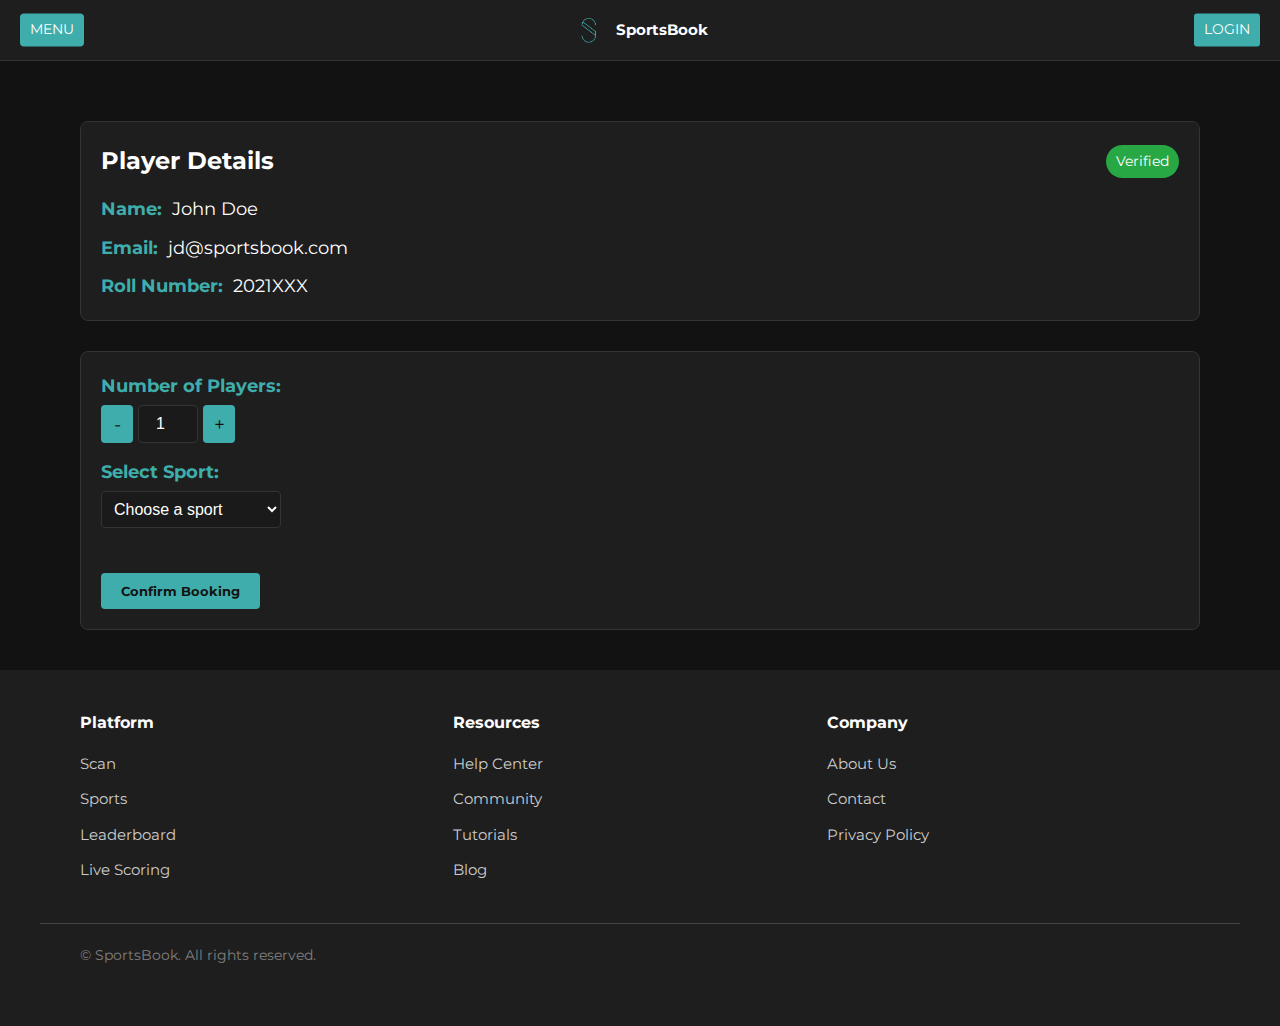
<file: after_scan.html>
<!DOCTYPE html>
<html lang="en">
<head>
  <meta charset="UTF-8" />
  <meta name="viewport" content="width=device-width, initial-scale=1.0"/>
  <title>Player Details | SportsBook</title>
  <!-- Shared CSS files -->
  <link rel="stylesheet" href="css/base.css" />
  <link rel="stylesheet" href="css/occupancy.css" />
  <!-- Page-specific CSS -->
  <link rel="stylesheet" href="css/after_scan.css" />
  <!-- Font Awesome for icons -->
  <link rel="stylesheet" href="https://cdnjs.cloudflare.com/ajax/libs/font-awesome/6.4.0/css/all.min.css" />
  <link href="https://fonts.googleapis.com/css2?family=Montserrat:wght@400;500;700&display=swap" rel="stylesheet">

</head>
<body>
  <!-- Sidebar (Collapsible) -->
  <aside class="sidebar" id="sidebar">
    <div class="sidebar-header">
      <h2 style="color: var(--accent-color)">MENU</h2>
      <button class="sidebar-close" id="sidebarClose">
        <i class="fas fa-times"></i>
      </button>
    </div>
    <nav class="sidebar-nav">
      <ul>
        <li class="menu-parent">
          <span class="menu-title" style="color: var(--accent-color)">Platform</span>
          <ul class="submenu">
            <li><a href="index.html">Scan</a></li>
            <li><a href="index.html">Sports</a></li>
            <li><a href="#">Leaderboard</a></li>
            <li><a href="live_scoring.html">Live Scoring</a></li>
          </ul>
        </li>
        <li class="menu-parent">
          <span class="menu-title" style="color: var(--accent-color)">Features</span>
          <ul class="submenu">
            <li><a href="occupancy.html">Occupancy</a></li>
            <li><a href="playersearch.html">Player Search</a></li>
            <li><a href="bookingsystem.html">Booking</a></li>
            <li><a href="cointoss.html">Coin Toss</a></li>
            <li><a href="others.html">Others</a></li>
          </ul>
        </li>
      </ul>
    </nav>
  </aside>

  <!-- HEADER -->
  <header>
    <div class="header-content">
      <!-- Menu Button (flush left, styled like other pages) -->
      <div class="menu-btn" id="menuBtn" style="color:white">MENU</div>
      <!-- Centered Logo & Text -->
      <div class="header-center">
        <a href="index.html" class="logo-link">
          <img src="sblogo.png"
               alt="SportsBook Logo"
               class="header-logo" />
          <span class="logo-text">SportsBook</span>
        </a>
      </div>
      <!-- Login Button (flush right) -->
      <div class="header-right">
        <a href="#" class="login-btn">LOGIN</a>
      </div>
    </div>
  </header>

  <!-- MAIN CONTENT -->
  <main class="container">
    <!-- Player Details Section -->
    <section class="player-details-section">
      <div class="profile-card">
        <div class="profile-header">
          <h2>Player Details</h2>
          <!-- Verified button now green -->
          <span class="profile-status">Verified</span>
        </div>
        <div class="profile-info">
          <div class="info-group">
            <label>Name:</label>
            <span id="playerName">John Doe</span>
          </div>
          <div class="info-group">
            <label>Email:</label>
            <span id="playerEmail">jd@sportsbook.com</span>
          </div>
          <div class="info-group">
            <label>Roll Number:</label>
            <span id="playerRoll">2021XXX</span>
          </div>
        </div>
      </div>

      <!-- Booking Form -->
      <form id="bookingForm" class="booking-form">
        <div class="form-group">
          <label for="playerCount">Number of Players:</label>
          <div class="number-input">
            <button type="button" onclick="decrementValue('playerCount')" class="decrement">-</button>
            <input type="number" id="playerCount" name="playerCount" value="1" min="1" max="10" readonly>
            <button type="button" onclick="incrementValue('playerCount')" class="increment">+</button>
          </div>
        </div>

        <div class="form-group">
          <label for="sportSelect">Select Sport:</label>
          <select id="sportSelect" name="sport" onchange="updateEquipment()">
            <option value="">Choose a sport</option>
            <option value="badminton">Badminton</option>
            <option value="basketball">Basketball</option>
            <option value="cricket">Cricket</option>
            <option value="football">Football</option>
            <option value="tabletennis">Table Tennis</option>
            <option value="volleyball">Volleyball</option>
          </select>
        </div>

        <!-- Equipment Section; initially hidden -->
        <div id="equipmentSection" class="equipment-section" style="display: none;">
          <h3>Equipment Required</h3>
          <div id="equipmentList" class="equipment-list">
            <!-- Equipment items will be dynamically added here -->
          </div>
        </div>

        <button type="submit" class="submit-btn">Confirm Booking</button>
      </form>
    </section>
  </main>

  <!-- FOOTER -->
  <footer>
    <div class="footer-content">
      <div class="footer-links">
        <div class="footer-column">
          <h4>Platform</h4>
          <ul>
            <li><a href="#">Scan</a></li>
            <li><a href="#">Sports</a></li>
            <li><a href="#">Leaderboard</a></li>
            <li><a href="live_scoring.html">Live Scoring</a></li>
          </ul>
        </div>
        <div class="footer-column">
          <h4>Resources</h4>
          <ul>
            <li><a href="#">Help Center</a></li>
            <li><a href="#">Community</a></li>
            <li><a href="#">Tutorials</a></li>
            <li><a href="#">Blog</a></li>
          </ul>
        </div>
        <div class="footer-column">
          <h4>Company</h4>
          <ul>
            <li><a href="#">About Us</a></li>
            <li><a href="#">Contact</a></li>
            <li><a href="#">Privacy Policy</a></li>
          </ul>
        </div>
      </div>
    </div>
    <div class="footer-bottom">
      <p>&copy; SportsBook. All rights reserved.</p>
    </div>
  </footer>

  <!-- JAVASCRIPT -->
  <script>
    // Equipment update function – shows equipment section only if a sport is selected.
    // Also removes "Net" for Table Tennis and Volleyball.
    function updateEquipment() {
      const sport = document.getElementById('sportSelect').value;
      const equipmentSection = document.getElementById('equipmentSection');
      const equipmentList = document.getElementById('equipmentList');
      
      if (!sport) {
        equipmentSection.style.display = 'none';
        equipmentList.innerHTML = '';
        return;
      }
      
      equipmentSection.style.display = 'block';
      equipmentList.innerHTML = '';
      
      let equipment = [];
      switch(sport) {
        case 'badminton':
          equipment = ['Racket', 'Shuttlecock'];
          break;
        case 'basketball':
          equipment = ['Basketball'];
          break;
        case 'cricket':
          equipment = ['Bat', 'Ball', 'Stumps'];
          break;
        case 'football':
          equipment = ['Football'];
          break;
        case 'tabletennis':
          equipment = ['Paddle', 'Ball']; // "Net" removed
          break;
        case 'volleyball':
          equipment = ['Volleyball'];     // "Net" removed
          break;
      }
      equipment.forEach(item => {
        const equipmentItem = document.createElement('div');
        equipmentItem.className = 'equipment-item';
        equipmentItem.innerHTML = `
          <span class="equipment-name">${item}</span>
          <div class="number-input">
            <button type="button" onclick="decrementValue('${item}')" class="decrement">-</button>
            <input type="number" id="${item}" name="${item}" value="1" min="0" max="5" readonly>
            <button type="button" onclick="incrementValue('${item}')" class="increment">+</button>
          </div>
        `;
        equipmentList.appendChild(equipmentItem);
      });
    }
  
    // Increment/Decrement functions for number inputs
    function incrementValue(id) {
      const input = document.getElementById(id);
      const currentValue = parseInt(input.value);
      if (currentValue < parseInt(input.max)) {
        input.value = currentValue + 1;
      }
    }
    function decrementValue(id) {
      const input = document.getElementById(id);
      const currentValue = parseInt(input.value);
      if (currentValue > parseInt(input.min)) {
        input.value = currentValue - 1;
      }
    }
  
    // Booking form submission handler
    document.getElementById('bookingForm').addEventListener('submit', function(e) {
      e.preventDefault();
      alert('Booking confirmed!');
      window.location.href = "index.html";
    });
  
    // Sidebar Toggle
    const menuBtn = document.getElementById('menuBtn');
    const sidebar = document.getElementById('sidebar');
    const sidebarClose = document.getElementById('sidebarClose');
    menuBtn.addEventListener('click', () => {
      sidebar.classList.toggle('expanded');
    });
    sidebarClose.addEventListener('click', () => {
      sidebar.classList.remove('expanded');
    });
  </script>  
</body>
</html>
</file>
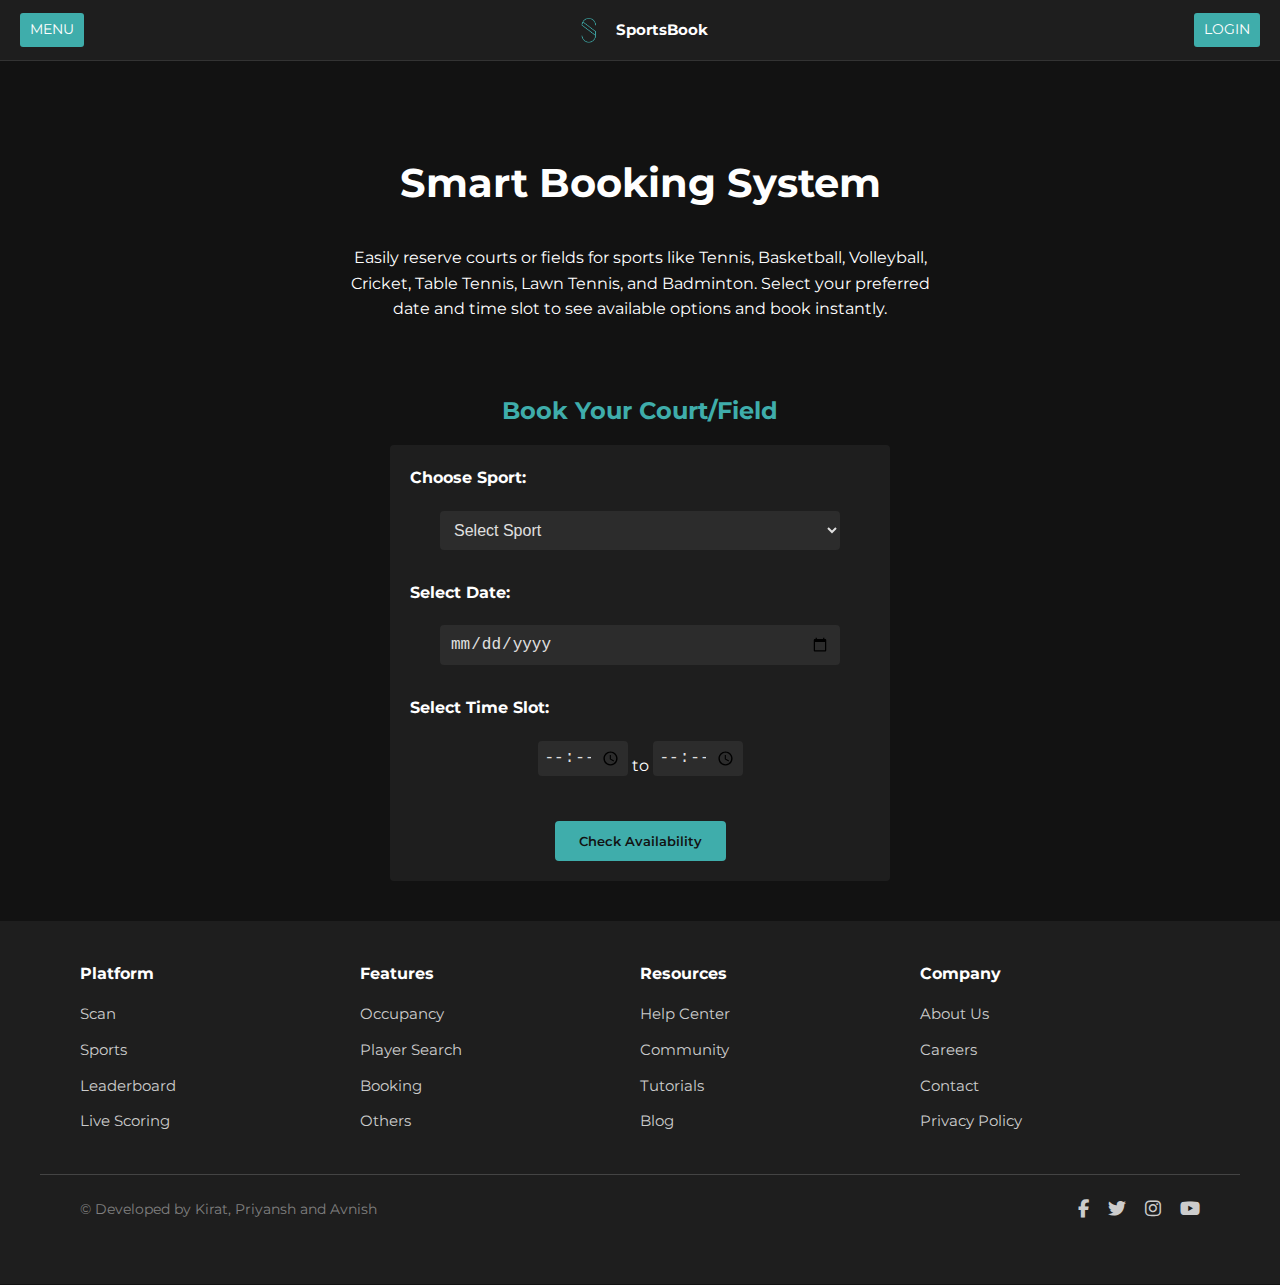
<file: bookingsystem.html>
<!DOCTYPE html>
<html lang="en">
  <head>
    <meta charset="UTF-8" />
    <meta name="viewport" content="width=device-width, initial-scale=1.0" />
    <title>Smart Booking System | SportsBook</title>
    <!-- Shared CSS for overall theme (header, sidebar, footer) -->
    <link rel="stylesheet" href="css/base.css" />
    <link rel="stylesheet" href="css/occupancy.css" />
    <!-- Page-specific CSS for booking system -->
    <link rel="stylesheet" href="css/bookingsystem.css" />
    <!-- Font Awesome for icons -->
    <link
      rel="stylesheet"
      href="https://cdnjs.cloudflare.com/ajax/libs/font-awesome/6.4.0/css/all.min.css"
    />
    <link href="https://fonts.googleapis.com/css2?family=Montserrat:wght@400;500;700&display=swap" rel="stylesheet">
  </head>
  <body>
    <!-- Sidebar (Collapsible) – Same as other pages -->
    <aside class="sidebar" id="sidebar">
      <div class="sidebar-header">
        <h2 style="color:#3fadab">MENU</h2>
        <button class="sidebar-close" id="sidebarClose">
          <i class="fas fa-times"></i>
        </button>
      </div>
      <nav class="sidebar-nav">
        <ul>
          <li class="menu-parent">
            <span class="menu-title" style="color:#3fadab">Platform</span>
            <ul class="submenu">
              <li><a href="index.html">Scan</a></li>
              <li><a href="index.html">Sports</a></li>
              <li><a href="#">Leaderboard</a></li>
              <li><a href="live_scoring.html">Live Scoring</a></li>
            </ul>
          </li>
          <li class="menu-parent">
            <span class="menu-title" style="color:#3fadab">Features</span>
            <ul class="submenu">
              <li><a href="occupancy.html">Occupancy</a></li>
              <li><a href="playersearch.html">Player Search</a></li>
              <li><a href="bookingsystem.html">Booking</a></li>
              <li><a href="cointoss.html">Coin Toss</a></li>
              <li><a href="others.html">Others</a></li>
            </ul>
          </li>
        </ul>
      </nav>
    </aside>

    <!-- HEADER -->
    <header>
      <div class="header-content">
        <!-- Menu Button at Extreme Left -->
        <div class="menu-btn" id="menuBtn">MENU</div>
        <!-- Centered SportsBook Logo & Text -->
        <div class="header-center">
          <a href="index.html" class="logo-link">
            <img
              src="sblogo.png"
              alt="SportsBook Logo"
              class="header-logo"
            />
            <span class="logo-text">SportsBook</span>
          </a>
        </div>
        <!-- Login Button at Extreme Right -->
        <div class="header-right">
          <a href="#" class="login-btn">LOGIN</a>
        </div>
      </div>
    </header>

    <!-- MAIN CONTENT -->
    <main>
      <!-- Intro/Heading Section -->
      <section class="qr-player-section">
        <div class="container">
          <div class="qr-player-content" style="flex-direction: column; gap: 10px;">
            <!-- Smart Booking System Heading in white -->
            <h1 class="booking-heading" style="color: var(--white); text-align: center; padding-top: 50px; padding-bottom: 20px; font-size: 40px;">
              Smart Booking System
            </h1>
            <p style="text-align: center; color: var(--light-grey); max-width: 600px; margin: 0 auto;">
              Easily reserve courts or fields for sports like Tennis, Basketball, Volleyball,
              Cricket, Table Tennis, Lawn Tennis, and Badminton. Select your preferred date and time slot to see available options and book instantly.
            </p>
          </div>
        </div>
      </section>

      <!-- Booking Form Section -->
      <section class="cards-section" style="padding-top: 30px;">
        <div class="container">
          <div class="booking-form-section">
            <h2 class="booking-heading" style="color: var(--accent-color); margin-bottom: 15px;">
              Book Your Court/Field
            </h2>
            <form id="bookingForm" class="booking-form">
              <!-- Sport Selection -->
              <label for="sportSelect">Choose Sport:</label>
              <select id="sportSelect">
                <option value="">Select Sport</option>
                <option value="tennis">Tennis</option>
                <option value="basketball">Basketball</option>
                <option value="volleyball">Volleyball</option>
                <option value="cricket">Cricket</option>
                <option value="table tennis">Table Tennis</option>
                <option value="lawn tennis">Lawn Tennis</option>
                <option value="badminton">Badminton</option>
              </select>

              <!-- Date Selection -->
              <label for="bookingDate">Select Date:</label>
              <input type="date" id="bookingDate" />

              <!-- Time Slot Selection -->
              <label>Select Time Slot:</label>
              <div class="time-slot">
                <input type="time" id="bookingTimeFrom" />
                <span>to</span>
                <input type="time" id="bookingTimeTo" />
              </div>

              <!-- Submit Button -->
              <button type="button" onclick="searchAvailability()">
                Check Availability
              </button>
            </form>
          </div>
        </div>
      </section>

      <!-- Available Slots Section (Hidden initially) -->
      <section id="availabilitySection" class="cards-section" style="padding-top: 30px; display: none;">
        <div class="container">
          <h2 style="color: var(--accent-color); text-align: center; margin-bottom: 20px;">
            Available Slots
          </h2>
          <div id="availabilityResults" class="cards-grid" style="grid-template-columns: repeat(auto-fill, minmax(280px, 1fr));">
            <!-- Venue cards will be dynamically loaded here -->
          </div>
        </div>
      </section>
    </main>

    <!-- FOOTER -->
    <footer>
      <div class="footer-content">
        <div class="footer-links">
          <div class="footer-column">
            <h4>Platform</h4>
            <ul>
              <li><a href="#">Scan</a></li>
              <li><a href="#">Sports</a></li>
              <li><a href="#">Leaderboard</a></li>
              <li><a href="live_scoring.html">Live Scoring</a></li>
            </ul>
          </div>
          <div class="footer-column">
            <h4>Features</h4>
            <ul>
              <li><a href="occupancy.html">Occupancy</a></li>
              <li><a href="playersearch.html">Player Search</a></li>
              <li><a href="bookingsystem.html">Booking</a></li>
              <li><a href="others.html">Others</a></li>
            </ul>
          </div>
          <div class="footer-column">
            <h4>Resources</h4>
            <ul>
              <li><a href="#">Help Center</a></li>
              <li><a href="#">Community</a></li>
              <li><a href="#">Tutorials</a></li>
              <li><a href="#">Blog</a></li>
            </ul>
          </div>
          <div class="footer-column">
            <h4>Company</h4>
            <ul>
              <li><a href="https://www.instagram.com/kirat.g09/?utm_source=qr">About Us</a></li>
              <li><a href="#">Careers</a></li>
              <li><a href="https://www.instagram.com/kirat.g09/?utm_source=qr">Contact</a></li>
              <li><a href="#">Privacy Policy</a></li>
            </ul>
          </div>
        </div>
      </div>
      <div class="footer-bottom">
        <p>&copy; Developed by Kirat, Priyansh and Avnish</p>
        <div class="social-links">
          <a href="#"><i class="fab fa-facebook-f"></i></a>
          <a href="#"><i class="fab fa-twitter"></i></a>
          <a href="https://www.instagram.com/kirat.g09/?utm_source=qr"><i class="fab fa-instagram"></i></a>
          <a href="#"><i class="fab fa-youtube"></i></a>
        </div>
      </div>
    </footer>

    <!-- JAVASCRIPT -->
    <script>
      // Sidebar Toggle
      const menuBtn = document.getElementById('menuBtn');
      const sidebar = document.getElementById('sidebar');
      const sidebarClose = document.getElementById('sidebarClose');
      menuBtn.addEventListener('click', () => {
        sidebar.classList.toggle('expanded');
      });
      sidebarClose.addEventListener('click', () => {
        sidebar.classList.remove('expanded');
      });

      // Booking Availability Function
      function searchAvailability() {
        const sport = document.getElementById('sportSelect').value;
        const date = document.getElementById('bookingDate').value;
        const timeFrom = document.getElementById('bookingTimeFrom').value;
        const timeTo = document.getElementById('bookingTimeTo').value;
        if (!sport || !date || !timeFrom || !timeTo) {
          alert('Please fill out all fields to check availability.');
          return;
        }
        const availabilityContainer = document.getElementById('availabilityResults');
        availabilityContainer.innerHTML = '';

        // Create sample slot results (6 cards)
        const sampleSlots = [];
        for (let i = 1; i <= 6; i++) {
          sampleSlots.push({
            courtName: sport.charAt(0).toUpperCase() + sport.slice(1) + ' Court #' + i,
            slotTime: `${timeFrom} to ${timeTo}`,
            imageUrl: 'https://encrypted-tbn0.gstatic.com/images?q=tbn:ANd9GcQx5Gvvn088-lbUhfDKKJA608eVZ3qNnWrwbg&s'
          });
        }

        sampleSlots.forEach((slot) => {
          const cardDiv = document.createElement('div');
          cardDiv.className = 'card';
          cardDiv.innerHTML = `
            <div class="card-top">
              <img src="${slot.imageUrl}" alt="${slot.courtName}" />
            </div>
            <div class="card-bottom">
              <h3>${slot.courtName}</h3>
              <p>Available: ${slot.slotTime}</p>
              <button class="book-btn">Book Now</button>
            </div>
          `;
          availabilityContainer.appendChild(cardDiv);
        });

        // Show the Available Slots section
        document.getElementById('availabilitySection').style.display = 'block';
      }
    </script>
  </body>
</html>
</file>
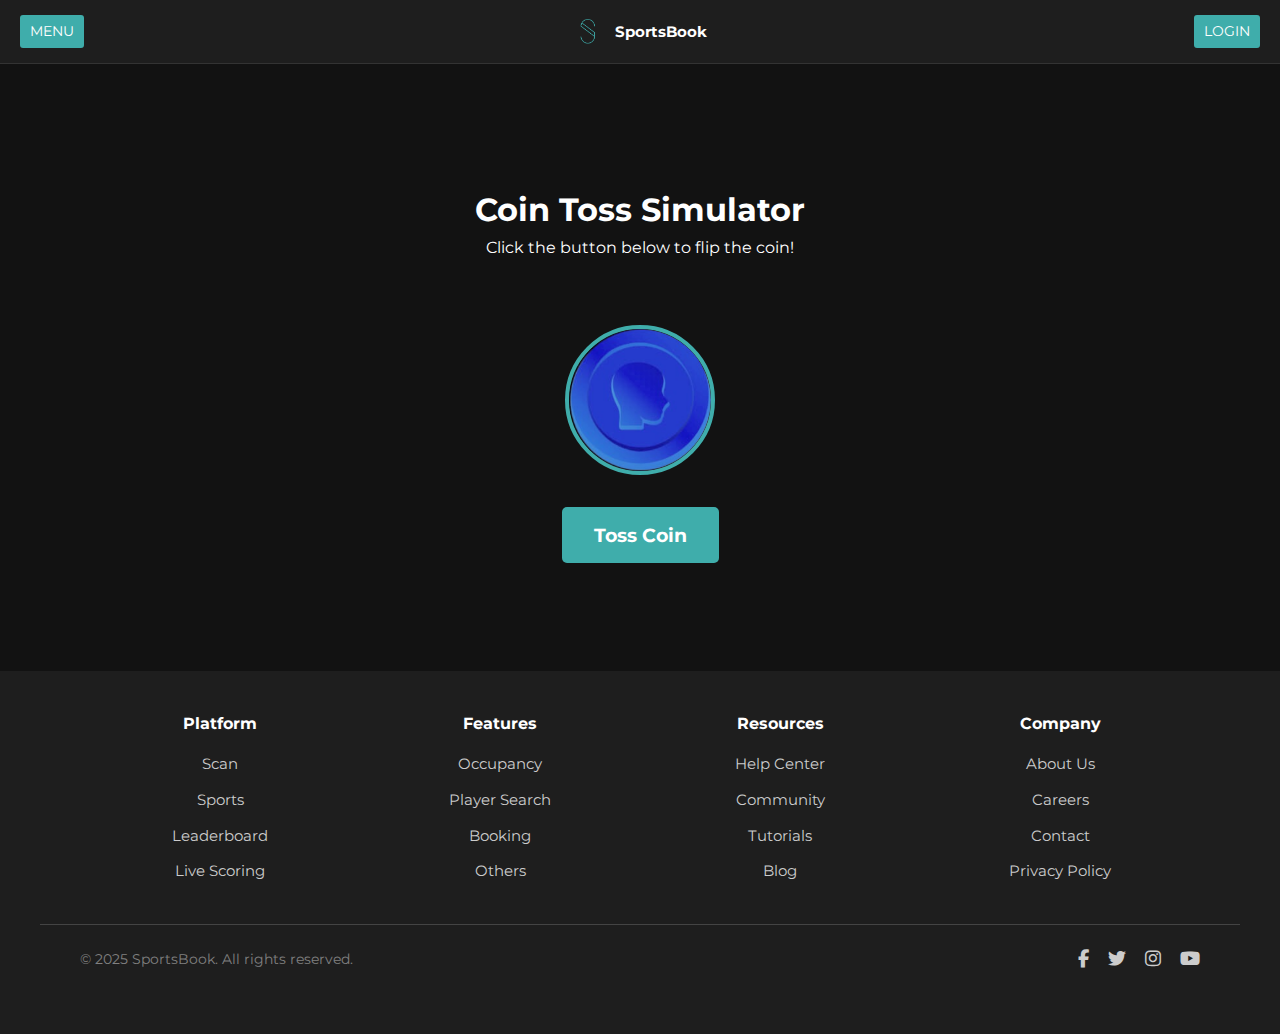
<file: cointoss.html>
<!DOCTYPE html>
  <html lang="en">
    <head>
      <meta charset="UTF-8" />
      <meta name="viewport" content="width=device-width, initial-scale=1.0"/>
      <title>Coin Toss | SportsBook</title>
      <!-- Shared CSS for overall theme -->
      <link rel="stylesheet" href="css/base.css" />
      <link rel="stylesheet" href="css/occupancy.css" />
      <!-- Page-specific CSS for Coin Toss -->
      <link rel="stylesheet" href="css/cointoss.css" />
      <!-- Font Awesome for icons -->
      <link rel="stylesheet" href="https://cdnjs.cloudflare.com/ajax/libs/font-awesome/6.4.0/css/all.min.css" />
      <link href="https://fonts.googleapis.com/css2?family=Montserrat:wght@400;500;700&display=swap" rel="stylesheet">
    </head>
    <body>
      <!-- Sidebar (Collapsible) – same as other pages -->
      <aside class="sidebar" id="sidebar">
        <div class="sidebar-header">
          <h2 style="color:#3fadab">MENU</h2>
          <button class="sidebar-close" id="sidebarClose">
            <i class="fas fa-times"></i>
          </button>
        </div>
        <nav class="sidebar-nav">
          <ul>
            <li class="menu-parent">
              <span class="menu-title" style="color:#3fadab">Platform</span>
              <ul class="submenu">
                <li><a href="index.html">Scan</a></li>
                <li><a href="index.html">Sports</a></li>
                <li><a href="#">Leaderboard</a></li>
                <li><a href="live_scoring.html">Live Scoring</a></li>
              </ul>
            </li>
            <li class="menu-parent">
              <span class="menu-title" style="color:#3fadab">Features</span>
              <ul class="submenu">
                <li><a href="occupancy.html">Occupancy</a></li>
                <li><a href="playersearch.html">Player Search</a></li>
                <li><a href="bookingsystem.html">Booking</a></li>
                <li><a href="cointoss.html">Coin Toss</a></li>
                <li><a href="others.html">Others</a></li>
              </ul>
            </li>
          </ul>
        </nav>
      </aside>

      <!-- HEADER -->
      <header>
        <div class="header-content">
          <!-- Menu Button (absolute positioned at extreme left) -->
          <div class="menu-btn" id="menuBtn">MENU</div>
          <!-- Centered Logo & Text -->
          <div class="header-center">
            <a href="index.html" class="logo-link">
              <img src="sblogo.png" alt="SportsBook Logo" class="header-logo" />
              <span class="logo-text">SportsBook</span>
            </a>
          </div>
          <!-- Login Button (absolute positioned at extreme right) -->
          <div class="header-right">
            <a href="#" class="login-btn">LOGIN</a>
          </div>
        </div>
      </header>

      <!-- Main Content -->
      <main class="container">
        <div class="content">
          <h1 style="margin-top:100px;">Coin Toss Simulator</h1>
          <p>Click the button below to flip the coin!</p>
          <div class="coin-toss-container">
            <div class="coin-container">
              <div class="coin" id="coin">
                  <div class="coin-face heads">
                      <img src="coinheads.png" alt="Heads" class="coin-logo">
                    </div>
                    <div class="coin-face tails">
                      <img src="cointails.png" alt="Tails" class="coin-logo">
                  </div>                  
              </div>
            </div>
            <button class="toss-button" id="toss-button">Toss Coin</button>
            <div class="result" id="result"></div>
          </div>
        </div>
      </main>

      <!-- Footer (using shared styles) -->
      <footer>
        <div class="footer-content">
          <div class="footer-links">
            <div class="footer-column">
              <h4>Platform</h4>
              <ul>
                <li><a href="#">Scan</a></li>
                <li><a href="#">Sports</a></li>
                <li><a href="#">Leaderboard</a></li>
                <li><a href="live_scoring.html">Live Scoring</a></li>
              </ul>
            </div>
            <div class="footer-column">
              <h4>Features</h4>
              <ul>
                <li><a href="occupancy.html">Occupancy</a></li>
                <li><a href="playersearch.html">Player Search</a></li>
                <li><a href="bookingsystem.html">Booking</a></li>
                <li><a href="others.html">Others</a></li>
              </ul>
            </div>
            <div class="footer-column">
              <h4>Resources</h4>
              <ul>
                <li><a href="#">Help Center</a></li>
                <li><a href="#">Community</a></li>
                <li><a href="#">Tutorials</a></li>
                <li><a href="#">Blog</a></li>
              </ul>
            </div>
            <div class="footer-column">
              <h4>Company</h4>
              <ul>
                <li><a href="https://www.instagram.com/kirat.g09/?utm_source=qr">About Us</a></li>
                <li><a href="#">Careers</a></li>
                <li><a href="https://www.instagram.com/kirat.g09/?utm_source=qr">Contact</a></li>
                <li><a href="#">Privacy Policy</a></li>
              </ul>
            </div>
          </div>
        </div>
        <div class="footer-bottom">
          <p>&copy; 2025 SportsBook. All rights reserved.</p>
          <div class="social-links">
            <a href="#"><i class="fab fa-facebook-f"></i></a>
            <a href="#"><i class="fab fa-twitter"></i></a>
            <a href="https://www.instagram.com/kirat.g09/?utm_source=qr"><i class="fab fa-instagram"></i></a>
            <a href="#"><i class="fab fa-youtube"></i></a>
          </div>
        </div>
      </footer>

      <!-- JavaScript: Coin Toss Functionality -->
      <script>
        document.addEventListener('DOMContentLoaded', function() {
          const coin = document.getElementById('coin');
          const tossButton = document.getElementById('toss-button');
          const resultDisplay = document.getElementById('result');
          let isAnimating = false;
          
          tossButton.addEventListener('click', function() {
            if (isAnimating) return;
            isAnimating = true;
            resultDisplay.textContent = '';
            
            // Restart animation
            coin.classList.remove('flipping');
            void coin.offsetWidth; // Trigger reflow
            coin.classList.add('flipping');
            
            const result = Math.random() < 0.5 ? 'Heads' : 'Tails';
            setTimeout(() => {
              coin.classList.remove('flipping');  // Remove animation class
              coin.style.transform = result === 'Heads' 
                ? 'rotateY(1800deg)' 
                : 'rotateY(1980deg)';
              resultDisplay.textContent = result;
              isAnimating = false;
            }, 3000);             
          });
        });
      </script>
      
      <!-- JavaScript: Sidebar Toggle -->
      <script>
        const menuBtn = document.getElementById('menuBtn');
        const sidebar = document.getElementById('sidebar');
        const sidebarClose = document.getElementById('sidebarClose');
        menuBtn.addEventListener('click', () => {
          sidebar.classList.toggle('expanded');
        });
        sidebarClose.addEventListener('click', () => {
          sidebar.classList.remove('expanded');
        });
      </script>
    </body>
  </html>
</file>
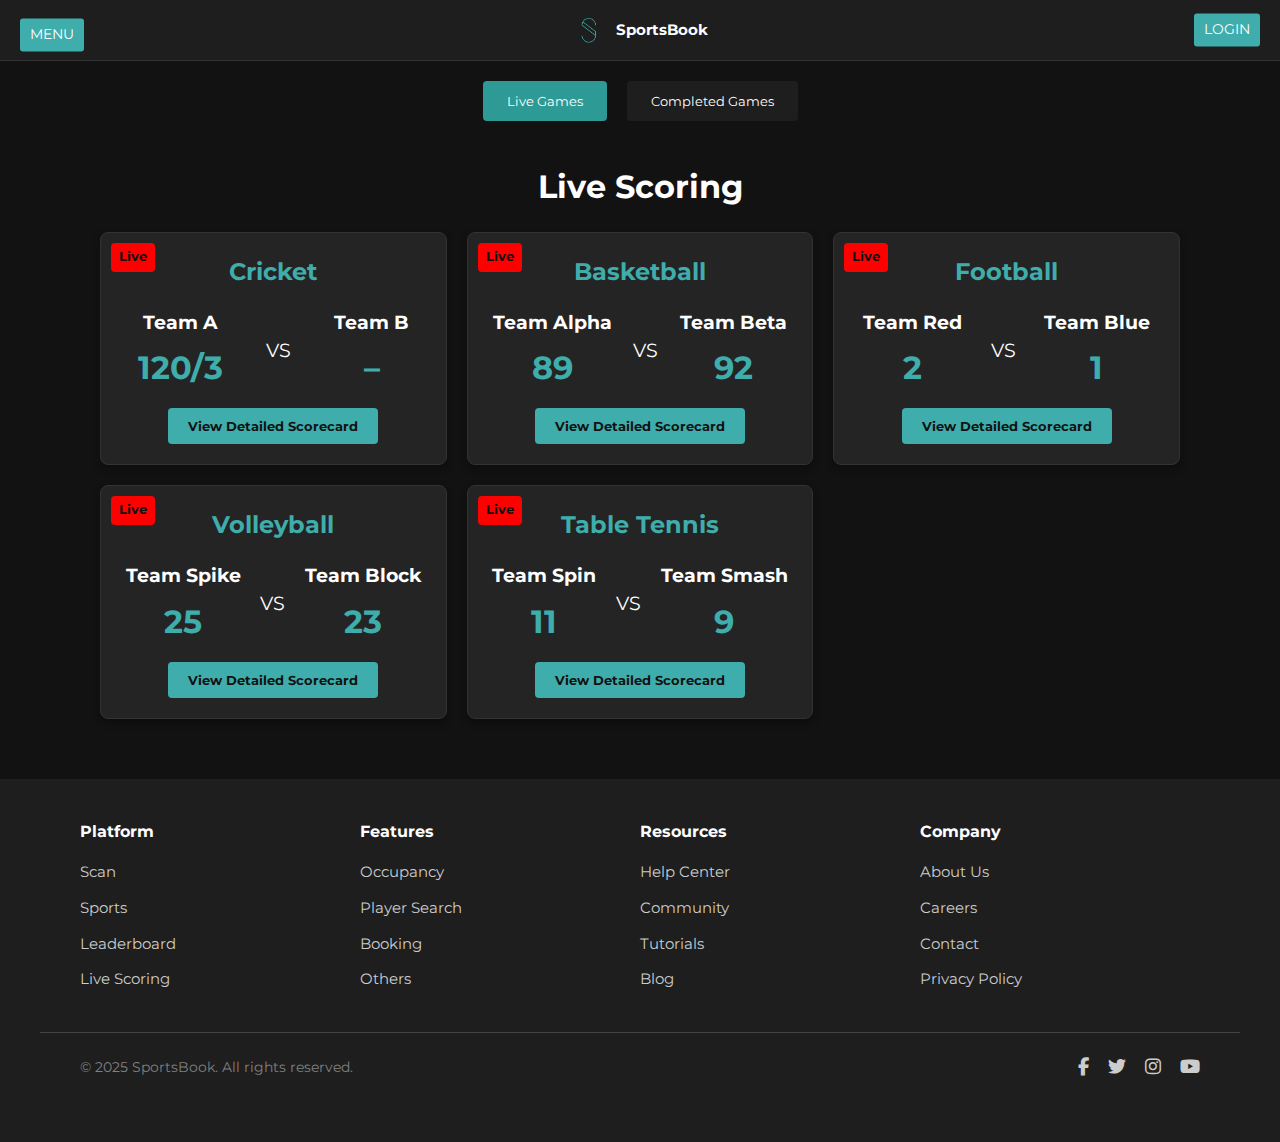
<file: live_scoring.html>
<!DOCTYPE html>
<html lang="en">
  <head>
    <meta charset="UTF-8" />
    <meta name="viewport" content="width=device-width, initial-scale=1.0"/>
    <title>Live Scoring | SportsBook</title>
    <!-- Shared CSS for overall theme -->
    <link rel="stylesheet" href="css/base.css" />
    <link rel="stylesheet" href="css/occupancy.css" />
    <!-- Page-specific CSS for Live Scoring -->
    <link rel="stylesheet" href="css/live_scoring.css" />
    <!-- Font Awesome for icons -->
    <link rel="stylesheet" href="https://cdnjs.cloudflare.com/ajax/libs/font-awesome/6.4.0/css/all.min.css" />
    <link href="https://fonts.googleapis.com/css2?family=Montserrat:wght@400;500;700&display=swap" rel="stylesheet">
  </head>
  <body>
    <!-- Sidebar (Collapsible) -->
    <aside class="sidebar" id="sidebar">
      <div class="sidebar-header">
        <h2 style="color:#3fadab">MENU</h2>
        <button class="sidebar-close" id="sidebarClose">
          <i class="fas fa-times"></i>
        </button>
      </div>
      <nav class="sidebar-nav">
        <ul>
          <li class="menu-parent">
            <span class="menu-title" style="color:#3fadab">Platform</span>
            <ul class="submenu">
              <li><a href="index.html">Scan</a></li>
              <li><a href="index.html">Sports</a></li>
              <li><a href="#">Leaderboard</a></li>
              <li><a href="live_scoring.html">Live Scoring</a></li>
            </ul>
          </li>
          <li class="menu-parent">
            <span class="menu-title" style="color:#3fadab">Features</span>
            <ul class="submenu">
              <li><a href="occupancy.html">Occupancy</a></li>
              <li><a href="playersearch.html">Player Search</a></li>
              <li><a href="bookingsystem.html">Booking</a></li>
              <li><a href="cointoss.html">Coin Toss</a></li>
              <li><a href="others.html">Others</a></li>
            </ul>
          </li>
        </ul>
      </nav>
    </aside>

    <!-- HEADER -->
    <header>
      <div class="header-content container">
        <!-- Left: Menu Button -->
        <div class="menu-btn" id="menuBtn">MENU</div>
        <!-- Center: Logo & Text -->
        <div class="header-center">
          <a href="index.html" class="logo-link">
            <img src="sblogo.png" alt="SportsBook Logo" class="header-logo" />
            <span class="logo-text">SportsBook</span>
          </a>
        </div>
        <!-- Right: Login Button -->
        <div class="header-right">
          <a href="#" class="login-btn">LOGIN</a>
        </div>
      </div>
    </header>

    <!-- SCORE NAVIGATION -->
    <div class="container">
      <div class="score-nav">
        <button id="liveBtn" class="score-nav-btn active" onclick="showSection('live')">Live Games</button>
        <button id="completedBtn" class="score-nav-btn" onclick="showSection('completed')">Completed Games</button>
      </div>
    </div>

    <!-- LIVE GAMES SECTION -->
    <div class="container scorecards-container active" id="liveSection">
      <div class="live-scoreboard-container">
        <h2 class="live-scoreboard-title">Live Scoring</h2>
        <div class="scorecard-grid">
          <!-- Live Scorecard 1: Cricket -->
          <div class="scoreboard live">
            <span class="status-badge">Live</span>
            <div class="scoreboard-header">
              <span class="sport-name">Cricket</span>
            </div>
            <div class="score-content">
              <div class="team team-1">
                <h3>Team A</h3>
                <p class="score">120/3</p>
              </div>
              <div class="vs">VS</div>
              <div class="team team-2">
                <h3>Team B</h3>
                <p class="score">–</p>
              </div>
            </div>
            <button class="details-btn" onclick="openDetail('Cricket','live')">View Detailed Scorecard</button>
          </div>
          <!-- Live Scorecard 2: Basketball -->
          <div class="scoreboard live">
            <span class="status-badge">Live</span>
            <div class="scoreboard-header">
              <span class="sport-name">Basketball</span>
            </div>
            <div class="score-content">
              <div class="team team-1">
                <h3>Team Alpha</h3>
                <p class="score">89</p>
              </div>
              <div class="vs">VS</div>
              <div class="team team-2">
                <h3>Team Beta</h3>
                <p class="score">92</p>
              </div>
            </div>
            <button class="details-btn" onclick="openDetail('Basketball','live')">View Detailed Scorecard</button>
          </div>
          <!-- Live Scorecard 3: Football -->
          <div class="scoreboard live">
            <span class="status-badge">Live</span>
            <div class="scoreboard-header">
              <span class="sport-name">Football</span>
            </div>
            <div class="score-content">
              <div class="team team-1">
                <h3>Team Red</h3>
                <p class="score">2</p>
              </div>
              <div class="vs">VS</div>
              <div class="team team-2">
                <h3>Team Blue</h3>
                <p class="score">1</p>
              </div>
            </div>
            <button class="details-btn" onclick="openDetail('Football','live')">View Detailed Scorecard</button>
          </div>
          <!-- Live Scorecard 4: Volleyball -->
          <div class="scoreboard live">
            <span class="status-badge">Live</span>
            <div class="scoreboard-header">
              <span class="sport-name">Volleyball</span>
            </div>
            <div class="score-content">
              <div class="team team-1">
                <h3>Team Spike</h3>
                <p class="score">25</p>
              </div>
              <div class="vs">VS</div>
              <div class="team team-2">
                <h3>Team Block</h3>
                <p class="score">23</p>
              </div>
            </div>
            <button class="details-btn" onclick="openDetail('Volleyball','live')">View Detailed Scorecard</button>
          </div>
          <!-- Live Scorecard 5: Table Tennis -->
          <div class="scoreboard live">
            <span class="status-badge">Live</span>
            <div class="scoreboard-header">
              <span class="sport-name">Table Tennis</span>
            </div>
            <div class="score-content">
              <div class="team team-1">
                <h3>Team Spin</h3>
                <p class="score">11</p>
              </div>
              <div class="vs">VS</div>
              <div class="team team-2">
                <h3>Team Smash</h3>
                <p class="score">9</p>
              </div>
            </div>
            <button class="details-btn" onclick="openDetail('Table Tennis','live')">View Detailed Scorecard</button>
          </div>
        </div>
      </div>
    </div>

    <!-- COMPLETED GAMES SECTION -->
    <div class="container scorecards-container" id="completedSection" style="display:none;">
      <div class="live-scoreboard-container">
        <h2 class="live-scoreboard-title">Completed Games</h2>
        <div class="scorecard-grid">
          <!-- Completed Scorecard 1: Cricket -->
          <div class="scoreboard completed">
            <span class="status-badge"></span>
            <div class="scoreboard-header">
              <span class="sport-name">Cricket</span>
            </div>
            <div class="score-content">
              <div class="team team-1">
                <h3>Team A</h3>
                <p class="score">120/3</p>
              </div>
              <div class="vs">VS</div>
              <div class="team team-2">
                <h3>Team B</h3>
                <p class="score">115/10</p>
              </div>
            </div>
            <button class="details-btn" onclick="openDetail('Cricket','completed')">View Detailed Scorecard</button>
          </div>
          <!-- Completed Scorecard 2: Basketball -->
          <div class="scoreboard completed">
            <span class="status-badge"></span>
            <div class="scoreboard-header">
              <span class="sport-name">Basketball</span>
            </div>
            <div class="score-content">
              <div class="team team-1">
                <h3>Team Alpha</h3>
                <p class="score">95</p>
              </div>
              <div class="vs">VS</div>
              <div class="team team-2">
                <h3>Team Beta</h3>
                <p class="score">92</p>
              </div>
            </div>
            <button class="details-btn" onclick="openDetail('Basketball','completed')">View Detailed Scorecard</button>
          </div>
          <!-- Completed Scorecard 3: Football -->
          <div class="scoreboard completed">
            <span class="status-badge"></span>
            <div class="scoreboard-header">
              <span class="sport-name">Football</span>
            </div>
            <div class="score-content">
              <div class="team team-1">
                <h3>Team Red</h3>
                <p class="score">3</p>
              </div>
              <div class="vs">VS</div>
              <div class="team team-2">
                <h3>Team Blue</h3>
                <p class="score">2</p>
              </div>
            </div>
            <button class="details-btn" onclick="openDetail('Football','completed')">View Detailed Scorecard</button>
          </div>
        </div>
      </div>
    </div>

    <!-- (Optional) Detailed Scorecard Modal Code Goes Here -->
    <!-- ... -->
    
    <!-- FOOTER -->
    <footer>
      <div class="footer-content">
        <div class="footer-links">
          <div class="footer-column">
            <h4>Platform</h4>
            <ul>
              <li><a href="#">Scan</a></li>
              <li><a href="#">Sports</a></li>
              <li><a href="#">Leaderboard</a></li>
              <li><a href="live_scoring.html">Live Scoring</a></li>
            </ul>
          </div>
          <div class="footer-column">
            <h4>Features</h4>
            <ul>
              <li><a href="occupancy.html">Occupancy</a></li>
              <li><a href="playersearch.html">Player Search</a></li>
              <li><a href="bookingsystem.html">Booking</a></li>
              <li><a href="others.html">Others</a></li>
            </ul>
          </div>
          <div class="footer-column">
            <h4>Resources</h4>
            <ul>
              <li><a href="#">Help Center</a></li>
              <li><a href="#">Community</a></li>
              <li><a href="#">Tutorials</a></li>
              <li><a href="#">Blog</a></li>
            </ul>
          </div>
          <div class="footer-column">
            <h4>Company</h4>
            <ul>
              <li><a href="https://www.instagram.com/kirat.g09/?utm_source=qr">About Us</a></li>
              <li><a href="#">Careers</a></li>
              <li><a href="https://www.instagram.com/kirat.g09/?utm_source=qr">Contact</a></li>
              <li><a href="#">Privacy Policy</a></li>
            </ul>
          </div>
        </div>
      </div>
      <div class="footer-bottom">
        <p>&copy; 2025 SportsBook. All rights reserved.</p>
        <div class="social-links">
          <a href="#"><i class="fab fa-facebook-f"></i></a>
          <a href="#"><i class="fab fa-twitter"></i></a>
          <a href="https://www.instagram.com/kirat.g09/?utm_source=qr"><i class="fab fa-instagram"></i></a>
          <a href="#"><i class="fab fa-youtube"></i></a>
        </div>
      </div>
    </footer>

    <!-- JAVASCRIPT -->
    <script>
      // Sidebar Toggle
      const menuBtn = document.getElementById('menuBtn');
      const sidebar = document.getElementById('sidebar');
      const sidebarClose = document.getElementById('sidebarClose');
      menuBtn.addEventListener('click', () => {
        sidebar.classList.toggle('expanded');
      });
      sidebarClose.addEventListener('click', () => {
        sidebar.classList.remove('expanded');
      });

      // Switch between Live and Completed sections
      function showSection(status) {
        if (status === 'live') {
          document.getElementById('liveSection').style.display = 'block';
          document.getElementById('completedSection').style.display = 'none';
          document.getElementById('liveBtn').classList.add('active');
          document.getElementById('completedBtn').classList.remove('active');
        } else {
          document.getElementById('liveSection').style.display = 'none';
          document.getElementById('completedSection').style.display = 'block';
          document.getElementById('completedBtn').classList.add('active');
          document.getElementById('liveBtn').classList.remove('active');
        }
      }

      // Function for opening detailed scorecard modals (demo version)
      function openDetail(sport, status) {
        alert("Detailed Scorecard for " + sport + " (" + status + ")");
      }
    </script>
  </body>
</html>
</file>
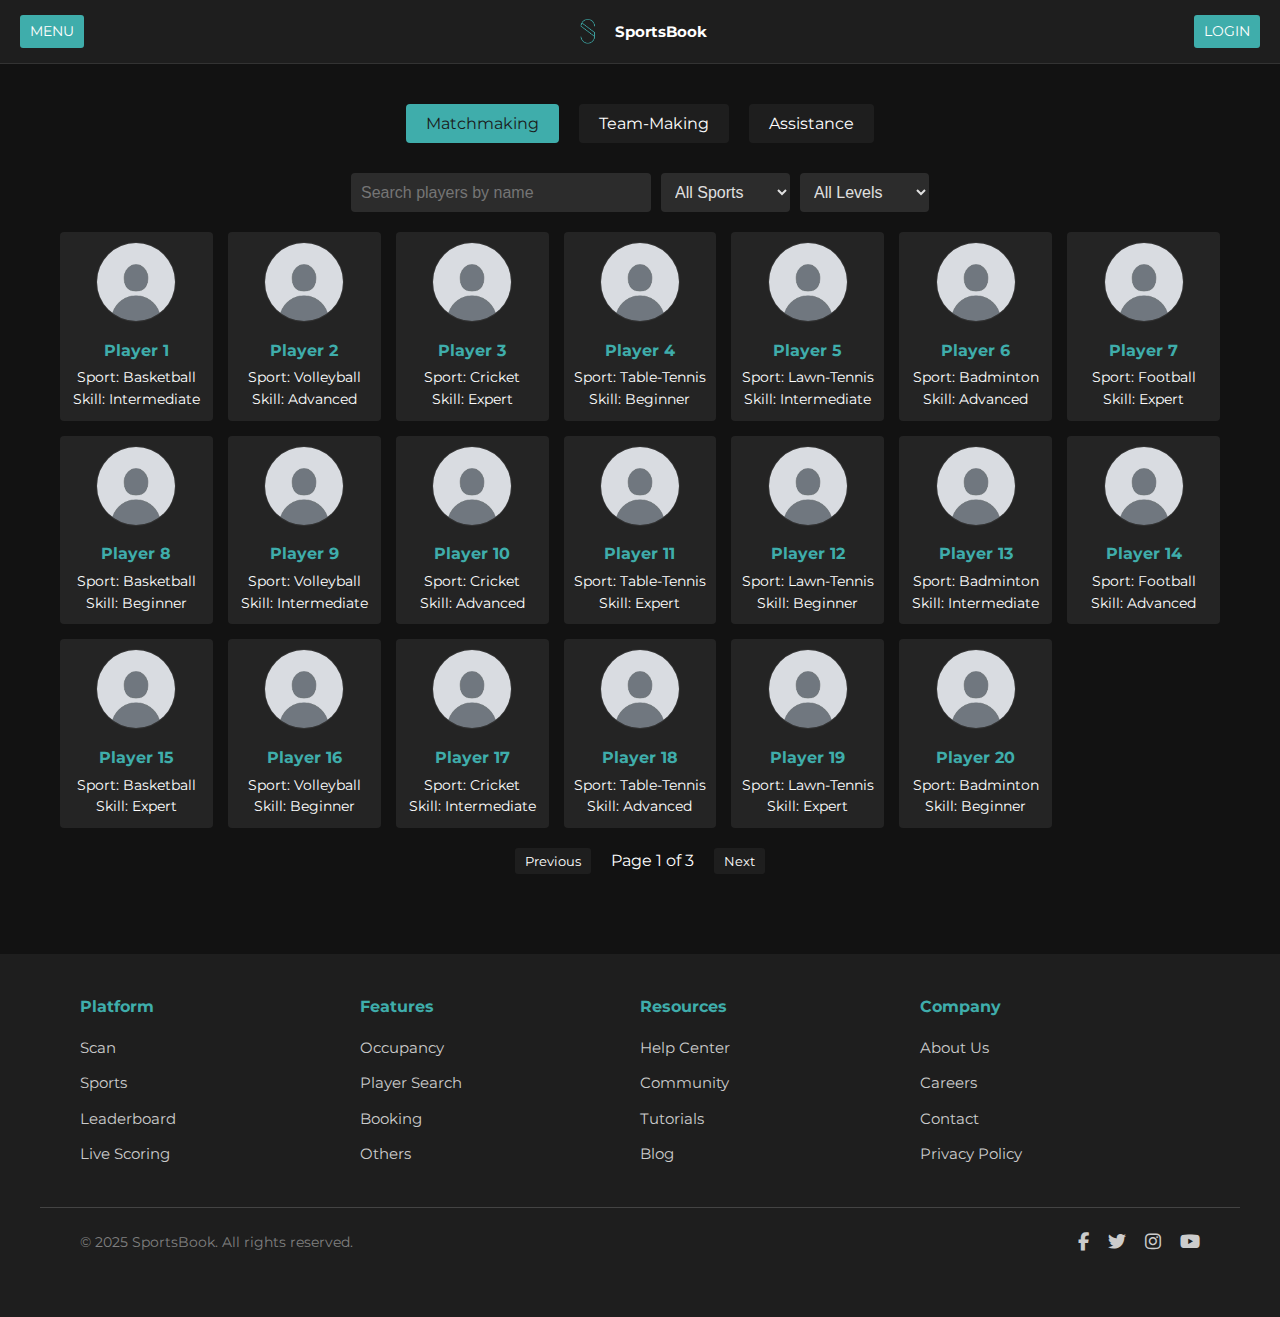
<file: playersearch.html>
<!DOCTYPE html>
<html lang="en">
  <head>
    <meta charset="UTF-8" />
    <meta name="viewport" content="width=device-width, initial-scale=1.0" />
    <title>Player Search, Team Making & Assistance | SportsBook</title>
    <!-- Shared CSS for theme, header, footer, sidebar -->
    <link rel="stylesheet" href="css/base.css" />
    <link rel="stylesheet" href="css/occupancy.css" />
    <!-- Page-specific CSS for player search features -->
    <link rel="stylesheet" href="css/playersearch.css" />
    <!-- Font Awesome for icons -->
    <link rel="stylesheet" href="https://cdnjs.cloudflare.com/ajax/libs/font-awesome/6.4.0/css/all.min.css" />
    <link href="https://fonts.googleapis.com/css2?family=Montserrat:wght@400;500;700&display=swap" rel="stylesheet">
    <style>
      /* Optional extra CSS overrides can go here */
    </style>
  </head>
  <body>
    <!-- Sidebar (Collapsible) - Same as occupancy -->
    <aside class="sidebar" id="sidebar">
      <div class="sidebar-header">
        <h2 style="color:var(--accent-color)">MENU</h2>
        <button class="sidebar-close" id="sidebarClose">
          <i class="fas fa-times"></i>
        </button>
      </div>
      <nav class="sidebar-nav">
        <ul>
          <li class="menu-parent">
            <span class="menu-title" style="color:var(--accent-color)">Platform</span>
            <ul class="submenu">
              <li><a href="index.html">Scan</a></li>
              <li><a href="index.html">Sports</a></li>
              <li><a href="#">Leaderboard</a></li>
              <li><a href="live_scoring.html">Live Scoring</a></li>
            </ul>
          </li>
          <li class="menu-parent">
            <span class="menu-title" style="color:var(--accent-color)">Features</span>
            <ul class="submenu">
              <li><a href="occupancy.html">Occupancy</a></li>
              <li><a href="playersearch.html">Player Search</a></li>
              <li><a href="bookingsystem.html">Booking</a></li>
              <li><a href="cointoss.html">Coin Toss</a></li>
              <li><a href="others.html">Others</a></li>
            </ul>
          </li>
        </ul>
      </nav>
    </aside>

    <!-- HEADER (Same as occupancy) -->
    <header>
      <div class="header-content">
        <!-- Menu Button on the Left -->
        <div class="menu-btn" id="menuBtn">MENU</div>
        <!-- Centered SportsBook Logo & Text -->
        <div class="header-center">
          <a href="index.html" class="logo-link">
            <img src="sblogo.png" alt="SportsBook Logo" class="header-logo" />
            <span class="logo-text">SportsBook</span>
          </a>
        </div>
        <!-- Login Button on the Right -->
        <div class="header-right">
          <a href="#" class="login-btn">LOGIN</a>
        </div>
      </div>
    </header>

    <!-- MAIN CONTENT -->
    <div class="main-container">
      <!-- Tabs for Player Search Features -->
      <div class="tabs">
        <button class="tab-button active" data-tab="matchmaking">Matchmaking</button>
        <button class="tab-button" data-tab="teammaking">Team-Making</button>
        <button class="tab-button" data-tab="assistance">Assistance</button>
      </div>

      <!-- MATCHMAKING SECTION -->
      <div id="matchmakingSection" class="section" style="display: block;">
        <div class="search-container">
          <input type="text" id="searchInput" placeholder="Search players by name" />
          <div class="filters">
            <select id="sportFilter">
              <option value="">All Sports</option>
              <option value="football">Football</option>
              <option value="basketball">Basketball</option>
              <option value="volleyball">Volleyball</option>
              <option value="cricket">Cricket</option>
              <option value="table tennis">Table Tennis</option>
              <option value="lawn tennis">Lawn Tennis</option>
              <option value="badminton">Badminton</option>
            </select>
            <select id="skillFilter">
              <option value="">All Levels</option>
              <option value="beginner">Beginner</option>
              <option value="intermediate">Intermediate</option>
              <option value="advanced">Advanced</option>
              <option value="expert">Expert</option>
            </select>
          </div>
        </div>
        <section class="results" id="resultsContainer"></section>
        <div class="pagination" id="paginationContainer"></div>
      </div>

      <!-- TEAM MAKING SECTION -->
      <div id="teamMakingSection" class="section" style="display: none;">
        <form class="team-making-form" id="teamForm">
          <select id="teamSport">
            <option value="">Select Sport</option>
            <option value="football">Football</option>
            <option value="basketball">Basketball</option>
            <option value="volleyball">Volleyball</option>
            <option value="cricket">Cricket</option>
            <option value="table tennis">Table Tennis</option>
            <option value="lawn tennis">Lawn Tennis</option>
            <option value="badminton">Badminton</option>
          </select>
          <button type="button" id="loadEligiblePlayers">Show Eligible Players</button>
        </form>
        <div id="teamPlayersContainer" class="results" style="margin: 20px auto;"></div>
        <div class="invite-form" id="inviteForm" style="display: none;">
          <p id="eligibleCount"></p>
          <input type="text" id="venueInput" placeholder="Venue" />
          <div class="date-time-group">
            <input type="date" id="dateInput" />
            <input type="time" id="timeInput" />
          </div>
          <button type="button" id="sendInvites"><b>Send Invites</b></button>
        </div>
      </div>

      <!-- ASSISTANCE SECTION -->
      <div id="assistanceSection" class="section" style="display: none;">
        <h2 style="text-align: center; margin-bottom: 20px;">Assistance & Mentor Application</h2>
        <div class="assistance-form">
          <label for="assistType">Select Assistance Option:</label>
          <select id="assistType" onchange="toggleAssistanceForm()">
            <option value="">Select Option</option>
            <option value="mentor">Apply as Mentor</option>
            <option value="assistance">Request Coaching Assistance</option>
          </select>
        </div>
        <div id="mentorForm" class="mentor-form" style="display: none;">
          <label for="mentorSport">Which sport are you interested in mentoring?</label>
          <select id="mentorSport">
            <option value="">Select Sport</option>
            <option value="football">Football</option>
            <option value="basketball">Basketball</option>
            <option value="volleyball">Volleyball</option>
            <option value="cricket">Cricket</option>
            <option value="table tennis">Table Tennis</option>
            <option value="lawn tennis">Lawn Tennis</option>
            <option value="badminton">Badminton</option>
          </select>
          <label for="mentorExperience">Briefly describe your coaching/playing experience:</label>
          <textarea id="mentorExperience" placeholder="Your experience details"></textarea>
          <button type="button" id="applyMentor" onclick="submitMentorApplication()">Submit Mentor Application</button>
        </div>
        <div id="assistForm" class="assistance-form" style="display: none;">
          <label for="assistSport">Which sport do you need help in?</label>
          <select id="assistSport">
            <option value="">Select Sport</option>
            <option value="football">Football</option>
            <option value="basketball">Basketball</option>
            <option value="volleyball">Volleyball</option>
            <option value="cricket">Cricket</option>
            <option value="table tennis">Table Tennis</option>
            <option value="lawn tennis">Lawn Tennis</option>
            <option value="badminton">Badminton</option>
          </select>
          <label for="assistSkill">What is your current skill level?</label>
          <select id="assistSkill">
            <option value="">Select Level</option>
            <option value="beginner">Beginner</option>
            <option value="intermediate">Intermediate</option>
            <option value="advanced">Advanced</option>
            <option value="expert">Expert</option>
          </select>
          <label>What is your available time slot?</label>
          <div class="time-slot">
            <label for="assistTimeFrom">From:</label>
            <input type="time" id="assistTimeFrom" />
            <label for="assistTimeTo">To:</label>
            <input type="time" id="assistTimeTo" />
          </div>
          <label>Which days are you available? (Abbreviated)</label>
          <div class="days-checklist">
            <label><input type="checkbox" value="Mon" /> Mon</label>
            <label><input type="checkbox" value="Tue" /> Tue</label>
            <label><input type="checkbox" value="Wed" /> Wed</label>
            <label><input type="checkbox" value="Thu" /> Thu</label>
            <label><input type="checkbox" value="Fri" /> Fri</label>
            <label><input type="checkbox" value="Sat" /> Sat</label>
            <label><input type="checkbox" value="Sun" /> Sun</label>
          </div>
          <label for="assistDescription">Describe your problem in detail:</label>
          <textarea id="assistDescription" placeholder="Provide details about the assistance you need"></textarea>
          <button type="button" id="submitAssistance" onclick="submitAssistance()">Submit Assistance Request</button>
        </div>
      </div>
    </div>
  </div>

  <!-- FOOTER -->
  <footer>
    <div class="footer-content">
      <div class="footer-links">
        <div class="footer-column">
          <h4 style="color:var(--accent-color)">Platform</h4>
          <ul>
            <li><a href="">Scan</a></li>
            <li><a href="#">Sports</a></li>
            <li><a href="#">Leaderboard</a></li>
            <li><a href="live_scoring.html">Live Scoring</a></li>
          </ul>
        </div>
        <div class="footer-column">
          <h4 style="color:var(--accent-color)">Features</h4>
          <ul>
            <li><a href="occupancy.html">Occupancy</a></li>
            <li><a href="playersearch.html">Player Search</a></li>
            <li><a href="bookingsystem.html">Booking</a></li>
            <li><a href="others.html">Others</a></li>
          </ul>
        </div>
        <div class="footer-column">
          <h4 style="color:var(--accent-color)">Resources</h4>
          <ul>
            <li><a href="#">Help Center</a></li>
            <li><a href="#">Community</a></li>
            <li><a href="#">Tutorials</a></li>
            <li><a href="#">Blog</a></li>
          </ul>
        </div>
        <div class="footer-column">
          <h4 style="color:var(--accent-color)">Company</h4>
          <ul>
            <li><a href="#">About Us</a></li>
            <li><a href="#">Careers</a></li>
            <li><a href="#">Contact</a></li>
            <li><a href="#">Privacy Policy</a></li>
          </ul>
        </div>
      </div>
    </div>
    <div class="footer-bottom">
      <p>&copy; 2025 SportsBook. All rights reserved.</p>
      <div class="social-links">
        <a href="#"><i class="fab fa-facebook-f"></i></a>
        <a href="#"><i class="fab fa-twitter"></i></a>
        <a href="#"><i class="fab fa-instagram"></i></a>
        <a href="#"><i class="fab fa-youtube"></i></a>
      </div>
    </div>
  </footer>

  <!-- JAVASCRIPT -->
  <script>
    // Sidebar Toggle
    const menuBtn = document.getElementById('menuBtn');
    const sidebar = document.getElementById('sidebar');
    const sidebarClose = document.getElementById('sidebarClose');
    menuBtn.addEventListener('click', () => {
      sidebar.classList.toggle('expanded');
    });
    sidebarClose.addEventListener('click', () => {
      sidebar.classList.remove('expanded');
    });

    // Tab Switching for Player Search Sections
    let activeTab = "matchmaking";
    document.querySelectorAll('.tab-button').forEach(button => {
      button.addEventListener('click', () => {
        document.querySelectorAll('.tab-button').forEach(btn => btn.classList.remove('active'));
        document.getElementById("matchmakingSection").style.display = "none";
        document.getElementById("teamMakingSection").style.display = "none";
        document.getElementById("assistanceSection").style.display = "none";
        button.classList.add("active");
        let selectedTab = button.getAttribute("data-tab");
        if(selectedTab === "matchmaking") {
          document.getElementById("matchmakingSection").style.display = "block";
          activeTab = "matchmaking";
          displayPlayers();
        } else if(selectedTab === "teammaking") {
          document.getElementById("teamMakingSection").style.display = "block";
          activeTab = "teammaking";
          document.getElementById("teamPlayersContainer").innerHTML = "";
          document.getElementById("inviteForm").style.display = "none";
        } else if(selectedTab === "assistance") {
          document.getElementById("assistanceSection").style.display = "block";
        }
      });
    });

    // Generate sample players (50 players) with all images set to def_avatar.jpg
    const players = [];
    const sports = ["Football", "Basketball", "Volleyball", "Cricket", "Table-Tennis", "Lawn-Tennis", "Badminton"];
    const skills = ["Beginner", "Intermediate", "Advanced", "Expert"];
    for (let i = 1; i <= 50; i++) {
      players.push({
        id: i,
        name: "Player " + i,
        sport: sports[i % sports.length],
        skill: skills[i % skills.length],
        image: "def_avatar.jpg"
      });
    }

    // Pagination variables for matchmaking
    let playersPerPage = 20;
    let currentPage = 1;
    let totalPages = 1;
    let filteredPlayers = [];

    function displayPlayers() {
      const searchQuery = document.getElementById("searchInput").value.toLowerCase();
      const sportFilter = document.getElementById("sportFilter").value.toLowerCase();
      const skillFilter = document.getElementById("skillFilter").value.toLowerCase();
      filteredPlayers = players.filter(player => {
        const matchesName = player.name.toLowerCase().includes(searchQuery);
        const matchesSport = sportFilter ? player.sport.toLowerCase() === sportFilter : true;
        const matchesSkill = skillFilter ? player.skill.toLowerCase() === skillFilter : true;
        return matchesName && matchesSport && matchesSkill;
      });
      currentPage = 1;
      totalPages = Math.ceil(filteredPlayers.length / playersPerPage);
      renderPlayers();
      renderPagination();
    }

    function renderPlayers() {
      const container = document.getElementById("resultsContainer");
      container.innerHTML = "";
      const start = (currentPage - 1) * playersPerPage;
      const pagePlayers = filteredPlayers.slice(start, start + playersPerPage);
      pagePlayers.forEach(player => {
        const card = document.createElement("div");
        card.className = "player-card";
        card.innerHTML = `
          <img src="${player.image}" alt="${player.name}" />
          <h3>${player.name}</h3>
          <p>Sport: ${player.sport}</p>
          <p>Skill: ${player.skill}</p>
        `;
        card.addEventListener("click", () => {
          alert("Clicked on " + player.name);
        });
        container.appendChild(card);
      });
    }

    function renderPagination() {
      const container = document.getElementById("paginationContainer");
      container.innerHTML = "";
      const prevBtn = document.createElement("button");
      prevBtn.textContent = "Previous";
      prevBtn.disabled = currentPage === 1;
      prevBtn.addEventListener("click", () => {
        if (currentPage > 1) {
          currentPage--;
          renderPlayers();
          renderPagination();
        }
      });
      container.appendChild(prevBtn);
      
      const pageInfo = document.createElement("span");
      pageInfo.textContent = `Page ${currentPage} of ${totalPages}`;
      container.appendChild(pageInfo);
      
      const nextBtn = document.createElement("button");
      nextBtn.textContent = "Next";
      nextBtn.disabled = currentPage === totalPages;
      nextBtn.addEventListener("click", () => {
        if (currentPage < totalPages) {
          currentPage++;
          renderPlayers();
          renderPagination();
        }
      });
      container.appendChild(nextBtn);
    }

    // TEAM MAKING: Show eligible players for the selected sport
    document.getElementById("loadEligiblePlayers").addEventListener("click", function () {
      const teamSport = document.getElementById("teamSport").value.toLowerCase();
      if (!teamSport) {
        alert("Please select a sport.");
        return;
      }
      const eligible = players.filter(player => player.sport.toLowerCase() === teamSport);
      document.getElementById("inviteForm").style.display = "block";
      document.getElementById("eligibleCount").textContent = `Eligible Players: ${eligible.length}`;
      renderTeamPlayers(eligible);
    });

    function renderTeamPlayers(eligiblePlayers) {
      const container = document.getElementById("teamPlayersContainer");
      container.innerHTML = "";
      eligiblePlayers.forEach(player => {
        const card = document.createElement("div");
        card.className = "player-card";
        card.innerHTML = `
          <img src="${player.image}" alt="${player.name}" />
          <h3>${player.name}</h3>
          <p>Sport: ${player.sport}</p>
          <p>Skill: ${player.skill}</p>
        `;
        container.appendChild(card);
      });
    }

    // TEAM MAKING: Send Invites (simple alert)
    document.getElementById("sendInvites").addEventListener("click", function () {
      const venue = document.getElementById("venueInput").value;
      const date = document.getElementById("dateInput").value;
      const time = document.getElementById("timeInput").value;
      if (!venue || !date || !time) {
        alert("Please fill out all details.");
        return;
      }
      alert(`Invites sent for match at ${venue} on ${date} ${time}.`);
    });

    // Assistance Tab: Toggle forms based on selection
    function toggleAssistanceForm() {
      const option = document.getElementById("assistType").value;
      document.getElementById("mentorForm").style.display = "none";
      document.getElementById("assistForm").style.display = "none";
      if (option === "mentor") {
        document.getElementById("mentorForm").style.display = "block";
      } else if (option === "assistance") {
        document.getElementById("assistForm").style.display = "block";
      }
    }

    function submitMentorApplication() {
      const sport = document.getElementById("mentorSport").value;
      const experience = document.getElementById("mentorExperience").value;
      if (!sport || !experience) {
        alert("Please fill out all fields in the mentor application.");
        return;
      }
      alert("Mentor Application Submitted for " + sport + ".");
    }

    function submitAssistance() {
      const sport = document.getElementById("assistSport").value;
      const skill = document.getElementById("assistSkill").value;
      const timeFrom = document.getElementById("assistTimeFrom").value;
      const timeTo = document.getElementById("assistTimeTo").value;
      const days = Array.from(document.querySelectorAll('.days-checklist input[type="checkbox"]:checked')).map(chk => chk.value);
      const description = document.getElementById("assistDescription").value;
      if (!sport || !skill || !timeFrom || !timeTo || days.length === 0 || !description) {
        alert("Please fill out all fields in the assistance request form.");
        return;
      }
      alert(
        "Assistance Request Submitted:\nSport: " + sport + "\nSkill: " + skill +
        "\nTime Slot: " + timeFrom + " - " + timeTo +
        "\nDays: " + days.join(", ") +
        "\nDescription: " + description
      );
    }

    // Initialize matchmaking display on page load
    document.addEventListener("DOMContentLoaded", () => {
      filteredPlayers = players;
      totalPages = Math.ceil(filteredPlayers.length / playersPerPage);
      renderPlayers();
      renderPagination();
      document.getElementById("searchInput").addEventListener("input", displayPlayers);
      document.getElementById("sportFilter").addEventListener("change", displayPlayers);
      document.getElementById("skillFilter").addEventListener("change", displayPlayers);
    });
  </script>
</body>
</html>
</file>
<file: css/occupancy.css>
/* ==================================================
   Occupancy Page Specific Styles
   (Header, Sidebar, Tabs, Occupancy Card, Court Visualization,
    Time Table, Data Analysis, Footer, etc.)
================================================== */

/* ---------- HEADER & NAVIGATION ---------- */
header {
  background-color: #1e1e1e;
  width: 100%;
  padding: 10px 0;
}

.header-content {
  flex-direction: row !important;
  flex-wrap: nowrap !important;
  display: flex;
  justify-content: space-between;
  align-items: center;
  padding: 0 20px;
}

/* Remove absolute positioning and use flexbox */
.menu-btn {
  background-color: #0066ff;  /* Same as login button */
  color: #fff;
  padding: 8px 16px;
  border-radius: 4px;
  font-size: 0.9rem;
  cursor: pointer;
}

.header-center {
  display: flex;
  align-items: center;
  justify-content: center;
}

.header-logo {
  height: 25px;
  width: auto;
  vertical-align: middle;
}

.logo-text {
  font-size: 15px;
  font-weight: bold;
  color: #fff;
  vertical-align: middle;
  margin-left: 8px;
}

/* Remove absolute positioning from header-right */
.header-right {
  display: flex;
  align-items: center;
}

.login-btn {
  background-color: #0066ff;
  color: #fff;
  padding: 8px 16px;
  border-radius: 4px;
  text-decoration: none;
  font-size: 0.9rem;
}

/* ---------- SIDEBAR (Collapsible) ---------- */
.sidebar {
  position: fixed;
  top: 0;
  left: -300px; /* Hidden by default */
  width: 300px;
  height: 100%;
  background-color: #1e1e1e;
  z-index: 2000;
  transition: left 0.3s ease;
  overflow-y: auto;
  padding: 20px;
}

.sidebar.expanded {
  left: 0;
}

.sidebar-header {
  display: flex;
  justify-content: space-between;
  align-items: center;
  color: #fff;
  margin-bottom: 20px;
}

.sidebar-header h2 {
  font-size: 1.5rem;
}

.sidebar-close {
  background: none;
  border: none;
  color: #fff;
  font-size: 1.8rem;
  cursor: pointer;
}

.sidebar-nav ul {
  list-style: none;
  padding: 0;
  margin: 0;
}

.sidebar-nav li {
  margin-bottom: 20px;
}

.menu-title {
  font-weight: bold;
  font-size: 1.1rem;
  color: #fff;
  margin-bottom: 10px;
  display: block;
}

.submenu {
  padding-left: 15px;
}

.submenu li {
  margin-bottom: 8px;
}

.sidebar-nav a {
  color: #fff;
  font-size: 1rem;
  text-decoration: none;
  display: block;
  padding: 5px 0;
}

/* ---------- MAIN CONTAINER & TABS ---------- */
.main-container {
  max-width: 1200px;
  margin: 0 auto;
  padding: 40px 20px;
  text-align: center;
}

.page-title {
  margin-bottom: 30px;
  font-size: 2.5rem;
  color: #fff;
}

.tabs {
  display: flex;
  justify-content: center;
  gap: 20px;
  margin-bottom: 30px;
}

.tab-button {
  padding: 10px 20px;
  background-color: #1e1e1e;
  color: #fff;
  border: none;
  border-radius: 4px;
  cursor: pointer;
  font-size: 1rem;
  transition: background 0.3s;
}

.tab-button:hover {
  background-color: #103a3a;
}

.tab-button.active {
  background-color: #2d9a96;
  color: #0c1422;
}

.tab-content {
  display: none;
}

.tab-content.active {
  display: block;
}

/* ---------- SPORT SELECTOR ---------- */
.sport-selector {
  margin-bottom: 20px;
  text-align: center;
}

.sport-selector label {
  font-size: 1rem;
  color: #fff;
  margin-right: 10px;
}

.sport-selector select {
  padding: 8px 12px;
  font-size: 1rem;
  border-radius: 4px;
  background-color: #1e1e1e;
  color: #fff;
  outline: none;
}

/* ---------- OCCUPANCY DISPLAY ---------- */
.occupancy-display {
  display: flex;
  flex-wrap: wrap;
  gap: 30px;
  justify-content: center;
  margin-bottom: 40px;
}

/* Occupancy Card */
.occupancy-card {
  background-color: #222;
  border-radius: 8px;
  padding: 20px;
  width: 100%;
  max-width: 500px;
  box-shadow: 0 4px 8px rgba(0,0,0,0.3);
  color: #fff;
}

.occupancy-header {
  display: flex;
  justify-content: space-between;
  align-items: center;
  margin-bottom: 20px;
  padding-bottom: 15px;
  border-bottom: 1px solid #444;
}

.occupancy-header h2 {
  font-size: 1.8rem;
  margin: 0;
  color: #2d9a96;
}

.status-badge {
  padding: 5px 10px;
  border-radius: 20px;
  font-size: 14px;
  font-weight: bold;
  color: #fff;
}

.status-badge.available { background-color: #28a745; }
.status-badge.busy { background-color: #ffc107; color: #333; }
.status-badge.full { background-color: #dc3545; }

/* Occupancy Details */
.occupancy-details {
  display: flex;
  flex-wrap: wrap;
  gap: 20px;
  margin-bottom: 20px;
}

.detail-item {
  display: flex;
  align-items: center;
  flex: 1;
  min-width: 160px;
  background-color: #333;
  padding: 15px;
  border-radius: 8px;
}

.detail-item i {
  font-size: 24px;
  color: #2d9a96;
  margin-right: 15px;
}

.detail-label {
  font-size: 14px;
  color: #cccccc;
}
.detail-value {
  font-size: 24px;
  font-weight: bold;
  color: #fff;
}

/* Equipment List */
.equipment-list {
  background-color: #333;
  border-radius: 8px;
  padding: 15px;
}

.equipment-item {
  display: flex;
  justify-content: space-between;
  align-items: center;
  padding: 8px 0;
  border-bottom: 1px solid #444;
}
.equipment-item:last-child {
  border-bottom: none;
}
.equipment-name { color: #cccccc; }
.equipment-count { color: #fff; font-weight: bold; }

/* ---------- COURT VISUALIZATION ---------- */
.court-visualization {
  background-color: #222;
  border-radius: 8px;
  padding: 20px;
  width: 100%;
  max-width: 500px;
  box-shadow: 0 4px 8px rgba(0,0,0,0.3);
  text-align: center;
}
.court-visualization h3 {
  margin-bottom: 15px;
  font-size: 1.5rem;
  color: #2d9a96;
}
.court-container {
  position: relative;
  width: 100%;
  height: 300px;
  background-color: #333;
  border-radius: 8px;
  overflow: hidden;
}
.court { position: absolute; top: 0; left: 0; width: 100%; height: 100%; }

/* Court Markings (Example for Badminton) */
.badminton-court {
  background-color: #3a3a3a;
  border: 2px solid #555;
  background-image: linear-gradient(to right, transparent 49%, #444 49%, #444 51%, transparent 51%),
                    linear-gradient(to bottom, transparent 20%, #444 20%, #444 21%, transparent 21%),
                    linear-gradient(to bottom, transparent 79%, #444 79%, #444 80%, transparent 80%);
}
.gym-area {
  background-color: #3a3a3a;
  background-image: repeating-linear-gradient(45deg, #333, #333 10px, #3a3a3a 10px, #3a3a3a 20px);
}
.cricket-field {
  background-color: #3a3a3a;
  border-radius: 50%;
  width: 90%;
  height: 90%;
  margin: 5%;
  border: 2px solid #555;
}
.football-field {
  background-color: #3a3a3a;
  border: 2px solid #555;
  background-image: linear-gradient(to right, transparent 49%, #444 49%, #444 51%, transparent 51%),
                    linear-gradient(to bottom, transparent 10%, #444 10%, #444 11%, transparent 11%),
                    linear-gradient(to bottom, transparent 89%, #444 89%, #444 90%, transparent 90%);
}
.basketball-court {
  background-color: #3a3a3a;
  border: 2px solid #555;
  background-image: radial-gradient(circle at center, #444 5%, transparent 6%);
}
.volleyball-court {
  background-color: #3a3a3a;
  border: 2px solid #555;
  background-image: linear-gradient(to right, transparent 49%, #444 49%, #444 51%, transparent 51%);
}
.tabletennis-area {
  background-color: #3a3a3a;
  border: 2px solid #555;
  background-image: linear-gradient(to right, transparent 49%, #444 49%, #444 51%, transparent 51%),
                    linear-gradient(to bottom, transparent 49%, #444 49%, #444 51%, transparent 51%);
}
.tennis-court {
  background-color: #3a3a3a;
  border: 2px solid #555;
  background-image: linear-gradient(to right, transparent 49%, #444 49%, #444 51%, transparent 51%),
                    linear-gradient(to bottom, transparent 20%, #444 20%, #444 21%, transparent 21%),
                    linear-gradient(to bottom, transparent 79%, #444 79%, #444 80%, transparent 80%);
}
.court-player {
  position: absolute;
  width: 20px;
  height: 20px;
  background-color: #2d9a96;
  border-radius: 50%;
  transform: translate(-50%, -50%);
}

/* ---------- TIMETABLE SECTION ---------- */
.timetable-container {
  background-color: #222;
  border-radius: 8px;
  padding: 20px;
  box-shadow: 0 4px 8px rgba(0,0,0,0.3);
  max-width: 1000px;
  margin: 0 auto 40px;
}
.timetable-container h2 {
  color: #2d9a96;
  text-align: center;
  margin-bottom: 20px;
}
.timetable {
  width: 100%;
  overflow-x: auto;
  margin-bottom: 20px;
}
.timetable-header {
  display: flex;
  background-color: #333;
  color: #fff;
  font-weight: bold;
}
.time-column {
  min-width: 120px;
  padding: 10px;
  border-right: 1px solid #444;
  text-align: center;
}
.day-column {
  flex: 1;
  min-width: 100px;
  padding: 10px;
  border-right: 1px solid #444;
  text-align: center;
}
.day-column:last-child {
  border-right: none;
}
.timetable-body {
  background-color: #2a2a2a;
}
.time-row {
  display: flex;
  border-bottom: 1px solid #444;
}
.time-row:last-child {
  border-bottom: none;
}
/* Color-coded classes */
.day-column.faculty {
  background-color: rgba(255,193,7,0.5);
  color: #ffc107;
}
.day-column.team {
  background-color: rgba(40,167,69,0.5);
  color: #28a745;
}
.day-column.girls {
  background-color: rgba(220,53,69,0.5);
  color: #dc3545;
}
.day-column.mtech {
  background-color: rgba(111,66,193,0.5);
  color: #6f42c1;
}
.day-column.open {
  background-color: rgba(23,162,184,0.5);
  color: #17a2b8;
}
.timetable-legend {
  display: flex;
  flex-wrap: wrap;
  justify-content: center;
  gap: 15px;
  margin-top: 20px;
}
.legend-item {
  display: flex;
  align-items: center;
}
.legend-color {
  width: 20px;
  height: 20px;
  border-radius: 4px;
  margin-right: 8px;
}
.legend-color.faculty {
  background-color: rgba(255,193,7,0.2);
  border: 1px solid #ffbf00;
}
.legend-color.team {
  background-color: rgba(40,167,69,0.2);
  border: 1px solid #28a745;
}
.legend-color.girls {
  background-color: rgba(220,53,69,0.2);
  border: 1px solid #dc3545;
}
.legend-color.mtech {
  background-color: rgba(111,66,193,0.2);
  border: 1px solid #6f42c1;
}
.legend-color.open {
  background-color: rgba(23,162,184,0.2);
  border: 1px solid #17a2b8;
}
.legend-text {
  color: #cccccc;
}

/* ---------- DATA ANALYSIS SECTION ---------- */
.analysis-container {
  display: flex;
  flex-wrap: wrap;
  gap: 20px;
  justify-content: center;
  margin-top: 40px;
}
.chart-container {
  background-color: #222;
  border-radius: 8px;
  padding: 20px;
  width: 100%;
  max-width: 500px;
  box-shadow: 0 4px 8px rgba(0,0,0,0.3);
}
.chart-container h3 {
  color: #fff;
  text-align: center;
  margin-bottom: 15px;
  font-size: 18px;
}
.stats-container {
  background-color: #222;
  border-radius: 8px;
  padding: 20px;
  width: 100%;
  max-width: 1020px;
  box-shadow: 0 4px 8px rgba(0,0,0,0.3);
  margin-top: 40px;
  text-align: center;
}
.stats-container h3 {
  color: #fff;
  margin-bottom: 15px;
}
.stats-grid {
  display: grid;
  grid-template-columns: repeat(auto-fit, minmax(200px, 1fr));
  gap: 20px;
}
.stat-card {
  background-color: #333;
  border-radius: 8px;
  padding: 20px;
  text-align: center;
}
.stat-value {
  font-size: 32px;
  font-weight: bold;
  color: #2d9a96;
  margin-bottom: 10px;
}
.stat-label {
  color: #cccccc;
  font-size: 14px;
}

/* ---------- FOOTER ---------- */
footer {
  background-color: #1e1e1e;
  padding: 40px 20px;
  margin-top: 40px;
  color: #fff;
}
.footer-content {
  max-width: 1200px;
  margin: 0 auto;
}
.footer-links {
  display: flex;
  flex-wrap: wrap;
  justify-content: space-between;
}
.footer-column {
  flex: 1;
  min-width: 200px;
  margin-bottom: 30px;
}
.footer-column h4 {
  margin-bottom: 15px;
  font-size: 1rem;
  color: #fff;
}
.footer-column ul li {
  margin-bottom: 10px;
}
.footer-column ul li a {
  color: #cccccc;
  text-decoration: none;
  transition: color 0.3s;
}
.footer-column ul li a:hover {
  color: #2d9a96;
}
.footer-bottom {
  display: flex;
  justify-content: space-between;
  align-items: center;
  border-top: 1px solid #444;
  padding-top: 20px;
  max-width: 1200px;
  margin: 0 auto;
  color: #cccccc;
  font-size: 0.9rem;
}
.social-links a {
  color: #cccccc;
  margin-left: 15px;
  font-size: 18px;
  transition: color 0.3s ease;
}
.social-links a:hover {
  color: #2d9a96;
}

/* ==================================================
   Occupancy Page Specific Styles
   (Header, Sidebar, Tabs, Occupancy Card, Court Visualization,
    Time Table, Data Analysis, Footer, etc.)
================================================== */

/* ---------- HEADER & NAVIGATION ---------- */
header {
  background-color: #1e1e1e;
  width: 100%;
  padding: 10px 0;
}

.header-content {
  flex-direction: row !important;
  flex-wrap: nowrap !important;
  display: flex;
  justify-content: space-between;
  align-items: center;
  padding: 0 20px;
}

/* Remove absolute positioning and use flexbox */
.menu-btn {
  background-color: #0066ff;  /* Same as login button */
  color: #fff;
  padding: 8px 16px;
  border-radius: 4px;
  font-size: 0.9rem;
  cursor: pointer;
}

.header-center {
  display: flex;
  align-items: center;
  justify-content: center;
}

.header-logo {
  height: 25px;
  width: auto;
  vertical-align: middle;
}

.logo-text {
  font-size: 15px;
  font-weight: bold;
  color: #fff;
  vertical-align: middle;
  margin-left: 8px;
}

/* Remove absolute positioning from header-right */
.header-right {
  display: flex;
  align-items: center;
}

.login-btn {
  background-color: #0066ff;
  color: #fff;
  padding: 8px 16px;
  border-radius: 4px;
  text-decoration: none;
  font-size: 0.9rem;
}

/* ---------- SIDEBAR (Collapsible) ---------- */
.sidebar {
  position: fixed;
  top: 0;
  left: -300px; /* Hidden by default */
  width: 300px;
  height: 100%;
  background-color: #1e1e1e;
  z-index: 2000;
  transition: left 0.3s ease;
  overflow-y: auto;
  padding: 20px;
}

.sidebar.expanded {
  left: 0;
}

.sidebar-header {
  display: flex;
  justify-content: space-between;
  align-items: center;
  color: #fff;
  margin-bottom: 20px;
}

.sidebar-header h2 {
  font-size: 1.5rem;
}

.sidebar-close {
  background: none;
  border: none;
  color: #fff;
  font-size: 1.8rem;
  cursor: pointer;
}

.sidebar-nav ul {
  list-style: none;
  padding: 0;
  margin: 0;
}

.sidebar-nav li {
  margin-bottom: 20px;
}

.menu-title {
  font-weight: bold;
  font-size: 1.1rem;
  color: #fff;
  margin-bottom: 10px;
  display: block;
}

.submenu {
  padding-left: 15px;
}

.submenu li {
  margin-bottom: 8px;
}

.sidebar-nav a {
  color: #fff;
  font-size: 1rem;
  text-decoration: none;
  display: block;
  padding: 5px 0;
}

/* ---------- MAIN CONTAINER & TABS ---------- */
.main-container {
  max-width: 1200px;
  margin: 0 auto;
  padding: 40px 20px;
  text-align: center;
}

.page-title {
  margin-bottom: 30px;
  font-size: 2.5rem;
  color: #fff;
}

.tabs {
  display: flex;
  justify-content: center;
  gap: 20px;
  margin-bottom: 30px;
}

.tab-button {
  padding: 10px 20px;
  background-color: #1e1e1e;
  color: #fff;
  border: none;
  border-radius: 4px;
  cursor: pointer;
  font-size: 1rem;
  transition: background 0.3s;
}

.tab-button:hover {
  background-color: #103a3a;
}

.tab-button.active {
  background-color: #2d9a96;
  color: #0c1422;
}

.tab-content {
  display: none;
}

.tab-content.active {
  display: block;
}

/* ---------- SPORT SELECTOR ---------- */
.sport-selector {
  margin-bottom: 20px;
  text-align: center;
}

.sport-selector label {
  font-size: 1rem;
  color: #fff;
  margin-right: 10px;
}

.sport-selector select {
  padding: 8px 12px;
  font-size: 1rem;
  border-radius: 4px;
  background-color: #1e1e1e;
  color: #fff;
  outline: none;
}

/* ---------- OCCUPANCY DISPLAY ---------- */
.occupancy-display {
  display: flex;
  flex-wrap: wrap;
  gap: 30px;
  justify-content: center;
  margin-bottom: 40px;
}

/* Occupancy Card */
.occupancy-card {
  background-color: #222;
  border-radius: 8px;
  padding: 20px;
  width: 100%;
  max-width: 500px;
  box-shadow: 0 4px 8px rgba(0,0,0,0.3);
  color: #fff;
}

.occupancy-header {
  display: flex;
  justify-content: space-between;
  align-items: center;
  margin-bottom: 20px;
  padding-bottom: 15px;
  border-bottom: 1px solid #444;
}

.occupancy-header h2 {
  font-size: 1.8rem;
  margin: 0;
  color: #2d9a96;
}

.status-badge {
  padding: 5px 10px;
  border-radius: 20px;
  font-size: 14px;
  font-weight: bold;
  color: #fff;
}

.status-badge.available { background-color: #28a745; }
.status-badge.busy { background-color: #ffc107; color: #333; }
.status-badge.full { background-color: #dc3545; }

/* Occupancy Details */
.occupancy-details {
  display: flex;
  flex-wrap: wrap;
  gap: 20px;
  margin-bottom: 20px;
}

.detail-item {
  display: flex;
  align-items: center;
  flex: 1;
  min-width: 160px;
  background-color: #333;
  padding: 15px;
  border-radius: 8px;
}

.detail-item i {
  font-size: 24px;
  color: #2d9a96;
  margin-right: 15px;
}

.detail-label {
  font-size: 14px;
  color: #cccccc;
}
.detail-value {
  font-size: 24px;
  font-weight: bold;
  color: #fff;
}

/* Equipment List */
.equipment-list {
  background-color: #333;
  border-radius: 8px;
  padding: 15px;
}

.equipment-item {
  display: flex;
  justify-content: space-between;
  align-items: center;
  padding: 8px 0;
  border-bottom: 1px solid #444;
}
.equipment-item:last-child {
  border-bottom: none;
}
.equipment-name { color: #cccccc; }
.equipment-count { color: #fff; font-weight: bold; }

/* ---------- COURT VISUALIZATION ---------- */
.court-visualization {
  background-color: #222;
  border-radius: 8px;
  padding: 20px;
  width: 100%;
  max-width: 500px;
  box-shadow: 0 4px 8px rgba(0,0,0,0.3);
  text-align: center;
}
.court-visualization h3 {
  margin-bottom: 15px;
  font-size: 1.5rem;
  color: #2d9a96;
}
.court-container {
  position: relative;
  width: 100%;
  height: 300px;
  background-color: #333;
  border-radius: 8px;
  overflow: hidden;
}
.court { position: absolute; top: 0; left: 0; width: 100%; height: 100%; }

/* Court Markings (Example for Badminton) */
.badminton-court {
  background-color: #3a3a3a;
  border: 2px solid #555;
  background-image: linear-gradient(to right, transparent 49%, #444 49%, #444 51%, transparent 51%),
                    linear-gradient(to bottom, transparent 20%, #444 20%, #444 21%, transparent 21%),
                    linear-gradient(to bottom, transparent 79%, #444 79%, #444 80%, transparent 80%);
}
.gym-area {
  background-color: #3a3a3a;
  background-image: repeating-linear-gradient(45deg, #333, #333 10px, #3a3a3a 10px, #3a3a3a 20px);
}
.cricket-field {
  background-color: #3a3a3a;
  border-radius: 50%;
  width: 90%;
  height: 90%;
  margin: 5%;
  border: 2px solid #555;
}
.football-field {
  background-color: #3a3a3a;
  border: 2px solid #555;
  background-image: linear-gradient(to right, transparent 49%, #444 49%, #444 51%, transparent 51%),
                    linear-gradient(to bottom, transparent 10%, #444 10%, #444 11%, transparent 11%),
                    linear-gradient(to bottom, transparent 89%, #444 89%, #444 90%, transparent 90%);
}
.basketball-court {
  background-color: #3a3a3a;
  border: 2px solid #555;
  background-image: radial-gradient(circle at center, #444 5%, transparent 6%);
}
.volleyball-court {
  background-color: #3a3a3a;
  border: 2px solid #555;
  background-image: linear-gradient(to right, transparent 49%, #444 49%, #444 51%, transparent 51%);
}
.tabletennis-area {
  background-color: #3a3a3a;
  border: 2px solid #555;
  background-image: linear-gradient(to right, transparent 49%, #444 49%, #444 51%, transparent 51%),
                    linear-gradient(to bottom, transparent 49%, #444 49%, #444 51%, transparent 51%);
}
.tennis-court {
  background-color: #3a3a3a;
  border: 2px solid #555;
  background-image: linear-gradient(to right, transparent 49%, #444 49%, #444 51%, transparent 51%),
                    linear-gradient(to bottom, transparent 20%, #444 20%, #444 21%, transparent 21%),
                    linear-gradient(to bottom, transparent 79%, #444 79%, #444 80%, transparent 80%);
}
.court-player {
  position: absolute;
  width: 20px;
  height: 20px;
  background-color: #2d9a96;
  border-radius: 50%;
  transform: translate(-50%, -50%);
}

/* ---------- TIMETABLE SECTION ---------- */
.timetable-container {
  background-color: #222;
  border-radius: 8px;
  padding: 20px;
  box-shadow: 0 4px 8px rgba(0,0,0,0.3);
  max-width: 1000px;
  margin: 0 auto 40px;
}
.timetable-container h2 {
  color: #2d9a96;
  text-align: center;
  margin-bottom: 20px;
}
.timetable {
  width: 100%;
  overflow-x: auto;
  margin-bottom: 20px;
}
.timetable-header {
  display: flex;
  background-color: #333;
  color: #fff;
  font-weight: bold;
}
.time-column {
  min-width: 120px;
  padding: 10px;
  border-right: 1px solid #444;
  text-align: center;
}
.day-column {
  flex: 1;
  min-width: 100px;
  padding: 10px;
  border-right: 1px solid #444;
  text-align: center;
}
.day-column:last-child {
  border-right: none;
}
.timetable-body {
  background-color: #2a2a2a;
}
.time-row {
  display: flex;
  border-bottom: 1px solid #444;
}
.time-row:last-child {
  border-bottom: none;
}
/* Color-coded classes */
.day-column.faculty {
  background-color: rgba(255,193,7,0.5);
  color: #ffc107;
}
.day-column.team {
  background-color: rgba(40,167,69,0.5);
  color: #28a745;
}
.day-column.girls {
  background-color: rgba(220,53,69,0.5);
  color: #dc3545;
}
.day-column.mtech {
  background-color: rgba(111,66,193,0.5);
  color: #6f42c1;
}
.day-column.open {
  background-color: rgba(23,162,184,0.5);
  color: #17a2b8;
}
.timetable-legend {
  display: flex;
  flex-wrap: wrap;
  justify-content: center;
  gap: 15px;
  margin-top: 20px;
}
.legend-item {
  display: flex;
  align-items: center;
}
.legend-color {
  width: 20px;
  height: 20px;
  border-radius: 4px;
  margin-right: 8px;
}
.legend-color.faculty {
  background-color: rgba(255,193,7,0.2);
  border: 1px solid #ffbf00;
}
.legend-color.team {
  background-color: rgba(40,167,69,0.2);
  border: 1px solid #28a745;
}
.legend-color.girls {
  background-color: rgba(220,53,69,0.2);
  border: 1px solid #dc3545;
}
.legend-color.mtech {
  background-color: rgba(111,66,193,0.2);
  border: 1px solid #6f42c1;
}
.legend-color.open {
  background-color: rgba(23,162,184,0.2);
  border: 1px solid #17a2b8;
}
.legend-text {
  color: #cccccc;
}

/* ---------- DATA ANALYSIS SECTION ---------- */
.analysis-container {
  display: flex;
  flex-wrap: wrap;
  gap: 20px;
  justify-content: center;
  margin-top: 40px;
}
.chart-container {
  background-color: #222;
  border-radius: 8px;
  padding: 20px;
  width: 100%;
  max-width: 500px;
  box-shadow: 0 4px 8px rgba(0,0,0,0.3);
}
.chart-container h3 {
  color: #fff;
  text-align: center;
  margin-bottom: 15px;
  font-size: 18px;
}
.stats-container {
  background-color: #222;
  border-radius: 8px;
  padding: 20px;
  width: 100%;
  max-width: 1020px;
  box-shadow: 0 4px 8px rgba(0,0,0,0.3);
  margin-top: 40px;
  text-align: center;
}
.stats-container h3 {
  color: #fff;
  margin-bottom: 15px;
}
.stats-grid {
  display: grid;
  grid-template-columns: repeat(auto-fit, minmax(200px, 1fr));
  gap: 20px;
}
.stat-card {
  background-color: #333;
  border-radius: 8px;
  padding: 20px;
  text-align: center;
}
.stat-value {
  font-size: 32px;
  font-weight: bold;
  color: #2d9a96;
  margin-bottom: 10px;
}
.stat-label {
  color: #cccccc;
  font-size: 14px;
}

/* ---------- FOOTER ---------- */
footer {
  background-color: #1e1e1e;
  padding: 40px 20px;
  margin-top: 40px;
  color: #fff;
}
.footer-content {
  max-width: 1200px;
  margin: 0 auto;
}
.footer-links {
  display: flex;
  flex-wrap: wrap;
  justify-content: space-between;
}
.footer-column {
  flex: 1;
  min-width: 200px;
  margin-bottom: 30px;
}
.footer-column h4 {
  margin-bottom: 15px;
  font-size: 1rem;
  color: #fff;
}
.footer-column ul li {
  margin-bottom: 10px;
}
.footer-column ul li a {
  color: #cccccc;
  text-decoration: none;
  transition: color 0.3s;
}
.footer-column ul li a:hover {
  color: #2d9a96;
}
.footer-bottom {
  display: flex;
  justify-content: space-between;
  align-items: center;
  border-top: 1px solid #444;
  padding-top: 20px;
  max-width: 1200px;
  margin: 0 auto;
  color: #cccccc;
  font-size: 0.9rem;
}
.social-links a {
  color: #cccccc;
  margin-left: 15px;
  font-size: 18px;
  transition: color 0.3s ease;
}
.social-links a:hover {
  color: #2d9a96;
}

/* ---------- RESPONSIVE ADJUSTMENTS ---------- */
@media (max-width: 768px) {
  /* Stack header elements vertically */
  .menu-btn,
  .login-btn {
    margin: 5px 0;
  }
  /* Remove the extra margin-top from header-center on mobile */
  .header-center {
    margin-top: 0;
  }

  .occupancy-details {
    flex-direction: column;
    align-items: stretch;
  }
  .detail-item {
    margin: 0 auto 15px;
    min-width: unset;
  }
}

/* ---------- Duplicate Menu & Login Button Styling using CSS Variables ---------- */
.menu-btn {
  background-color: var(--accent-color);
  color: var(--white);
  padding: 5px 10px;
  border-radius: 3px;
  cursor: pointer;
  transition: background-color 0.2s ease;
}

.menu-btn:hover {
  background-color: var(--accent-hover);
}

.login-btn {
  background-color: var(--accent-color);
  color: var(--white);
  padding: 5px 10px;
  border-radius: 3px;
  display: flex;
  align-items: center;
  transition: background-color 0.2s ease;
}

.login-btn:hover {
  background-color: var(--accent-hover);
}
</file>
<file: css/after_scan.css>
/* =====================================
   After Scan Page Specific Styles
   (Theme overrides and layout adjustments)
===================================== */

/* Header adjustments: force header-content full width and center logo */
.header-content {
    position: relative;
    width: 100%;
    max-width: 100%;
    padding: 0 20px;
    display: flex;
    align-items: center;
    justify-content: center;
  }
  
  /* Menu Button styled like the login button used on other pages */
  .menu-btn {
    position: absolute;
    left: 20px;
    top: 37%;
    transform: translateY(-50%);
    font-size: 0.9rem;
    color: var(--bg-color);
    background-color: var(--accent-color);
    padding: 5px 10px;
    border-radius: 4px;
    border: none;
    cursor: pointer;
  }
  .menu-btn:hover {
    background-color: #1f6767;
  }
  
  /* Ensure the login button is flush right */
  .header-right {
    position: absolute;
    right: 20px;
    top: 50%;
    transform: translateY(-50%);
  }
  
  /* Player Details Section */
  .player-details-section {
    margin-top: 60px;
    display: flex;
    flex-direction: column;
    gap: 20px;
  }
  
  /* Profile Card styling */
  .profile-card {
    background-color: #1e1e1e;
    border: 1px solid var(--playercard-border);
    border-radius: 8px;
    padding: 20px;
    color: var(--white);
  }
  .profile-header {
    display: flex;
    align-items: center;
    justify-content: space-between;
    margin-bottom: 15px;
  }
  .profile-header h2 {
    margin: 0;
    font-size: 1.5rem;
    color: var(--white);
  }
  /* Verified button now green */
  .profile-status {
    background-color: #28a745;
    color: var(--white);
    padding: 5px 10px;
    border-radius: 20px;
    font-size: 0.9rem;
  }
  .profile-info {
    display: flex;
    flex-direction: column;
    gap: 10px;
  }
  .info-group {
    display: flex;
    gap: 10px;
  }
  .info-group label {
    font-weight: bold;
    color: var(--accent-color);
    font-size: 1.1rem;
  }
  .info-group span {
    color: var(--white);
    font-size: 1.1rem;
  }
  
  /* Booking Form styling */
  .booking-form {
    background-color: #1e1e1e;
    border: 1px solid var(--playercard-border);
    border-radius: 8px;
    padding: 20px;
    color: var(--white);
    margin-top: 10px;
  }
  .booking-form .form-group {
    margin-bottom: 15px;
    display: flex;
    flex-direction: column;
  }
  .booking-form label {
    margin-bottom: 5px;
    font-weight: bold;
    color: var(--accent-color);
    font-size: 1.1rem;
  }
  .number-input {
    display: inline-flex;
    align-items: center;
    gap: 5px;
  }
  .number-input button {
    background-color: var(--accent-color);
    color: var(--bg-color);
    border: none;
    border-radius: 4px;
    width: 32px;
    height: 38px;
    cursor: pointer;
    font-size: 1.2rem;
  }
  .number-input input[type="number"] {
    width: 60px;
    height: 38px;
    text-align: center;
    border: 1px solid var(--playercard-border);
    border-radius: 4px;
    background-color: #1a1a1a;
    color: var(--white);
    font-size: 1rem;
  }
  /* Narrow select box for sport */
  .booking-form select {
    width: 180px;
    padding: 8px;
    border: 1px solid var(--playercard-border);
    border-radius: 4px;
    background-color: #1a1a1a;
    color: var(--white);
    font-size: 1rem;
    margin-bottom: 15px;
  }
  
  .equipment-section {
    margin-top: 15px;
  }
  .equipment-section h3 {
    margin-bottom: 10px;
    color: var(--accent-color);
    font-size: 1.1rem;
  }
  .equipment-list {
    display: flex;
    flex-direction: column;
    gap: 10px;
  }
  .equipment-item {
    display: flex;
    align-items: center;
    justify-content: space-between;
    background-color: #1a1a1a;
    border: 1px solid var(--playercard-border);
    border-radius: 4px;
    padding: 8px;
  }
  .equipment-name {
    color: var(--light-grey);
    font-weight: bold;
    font-size: 1.1rem;
  }
  .submit-btn {
    margin-top: 15px;
    padding: 10px 20px;
    background-color: var(--accent-color);
    color: var(--bg-color);
    border: none;
    border-radius: 4px;
    cursor: pointer;
    font-weight: bold;
    transition: background 0.3s;
  }
  .submit-btn:hover {
    background-color: #1f6767;
  }
  
  /* Responsive Adjustments */
  @media (max-width: 768px) {
    .menu-btn {
      font-size: 0.8rem;
      padding: 4px 10px;
    }
    .booking-form select {
      width: 100%;
    }
  }
</file>
<file: css/bookingsystem.css>
/* =====================================
   Booking System Page Specific Styles
   (Form improvements, venue card styling)
===================================== */

/* Booking Form Section */
.booking-form-section {
    text-align: center;
    margin-bottom: 30px;
  }
  
  .booking-form {
    max-width: 500px;
    margin: 0 auto;
    padding: 20px;
    background-color: #1e1e1e; /* Matches page background */
    border: 0px solid var(--playercard-border);
    border-radius: 4px;
    display: flex;
    flex-direction: column;
    align-items: center;
    gap: 15px;
  }
  
  .booking-form label {
    width: 100%;
    text-align: left;
    font-weight: bold;
    color: var(--white);
    margin-bottom: 5px;
  }
  
  .booking-form select,
  .booking-form input[type="date"],
  .booking-form input[type="time"] {
    width: 100%;
    max-width: 400px;
    padding: 10px;
    border: 0px solid var(--accent-color);
    border-radius: 4px;
    background-color: var(--input-bg);
    color: var(--input-text);
    font-size: 1rem;
    margin-bottom: 15px;
  }
  
  /* Time Slot: Align inputs and "to" label closely */
  .booking-form .time-slot {
    display: inline-flex;
    align-items: center;
    gap: 4px;
    margin-bottom: 15px;
  }
  .booking-form .time-slot label {
    margin: 0;
    padding: 0;
    font-weight: bold;
    white-space: nowrap;
    color: var(--white);
  }
  .booking-form .time-slot input[type="time"] {
    width: 90px;
    padding: 6px;
    border: 0px solid var(--accent-color);
    border-radius: 4px;
    text-align: center;
  }
  
  /* Submit Button Styling (Check Availability) */
  .booking-form button {
    padding: 12px 24px;
    background-color: var(--accent-color);
    color: var(--bg-color);
    border: none;
    border-radius: 4px;
    cursor: pointer;
    font-weight: 600;
    transition: background 0.3s;
  }
  .booking-form button:hover {
    background-color: #1f6767;
  }
  
  /* =====================================
     Venue Cards Styling (Available Slots)
     Divided into Top & Bottom Halves
  ===================================== */
  
  /* Arrange cards three per row */
  .cards-grid {
    display: grid;
    grid-template-columns: repeat(3, 1fr);
    gap: 20px;
  }
  
  /* Card styling: divided into top and bottom halves */
  .cards-grid .card {
    background-color: #1e1e1e;
    border-radius: 8px;
    overflow: hidden;
    display: flex;
    flex-direction: column;
    justify-content: space-between;
    transition: transform 0.3s ease;
    box-shadow: 0 2px 4px rgba(0, 0, 0, 0.5);
  }
  .cards-grid .card:hover {
    transform: translateY(-10px);
  }
  
  /* Top half: for the image */
  .card-top {
    height: 150px; /* Adjust height as needed */
    background-color: #1a1a1a;
    display: flex;
    align-items: center;
    justify-content: center;
  }
  .card-top img {
    width: 100%;
    height: 100%;
    object-fit: cover;
  }
  
  /* Bottom half: details with background color #202c44 */
  .card-bottom {
    background-color: #1e1e1e;
    padding: 15px;
    display: flex;
    flex-direction: column;
    align-items: center;
    gap: 10px;
  }
  .card-bottom h3 {
    margin: 0;
    font-size: 20px;
    color: var(--accent-color);
  }
  .card-bottom p {
    margin: 0;
    font-size: 14px;
    color: var(--light-grey);
  }
  
  /* Card Footer with Book Now Button */
  .card-footer {
    padding: 10px 0 20px;
    width: 100%;
    text-align: center;
  }
  .card-footer .book-btn {
    padding: 12px 24px;
    background-color: var(--accent-color);
    color: var(--bg-color);
    border: none;
    border-radius: 4px;
    cursor: pointer;
    font-weight: 600;
    transition: background 0.3s;
  }
  .card-footer .book-btn:hover {
    background-color: #1f6767;
  }
  
  /* =====================================
     Responsive Adjustments
  ===================================== */
  @media (max-width: 768px) {
    .booking-form select,
    .booking-form input,
    .booking-form .time-slot input[type="time"] {
      max-width: 100%;
    }
    .cards-grid {
      grid-template-columns: repeat(auto-fit, minmax(280px, 1fr));
    }
  }
/* --- Header Adjustments --- */
/* Ensure the header content container spans the full width and uses space-between */
  
/* Book Now Button - Ensures Theme Matching */
.card-bottom .book-btn {
  padding: 12px 24px;
  background-color: var(--accent-color) !important;
  color: white !important;
  border: none;
  border-radius: 4px;
  cursor: pointer;
  font-weight: 600;
  transition: background 0.3s;
  width: 100%;
  text-align: center;
}

.card-bottom .book-btn:hover {
  background-color: #1f6767 !important;
}


/* Header Container: full width and centered content */
.header-content {
  position: relative;          /* Needed for absolute positioning inside */
  display: flex;
  justify-content: center;     /* Center the logo */
  align-items: center;
  padding: 0 20px;             /* Adjust side padding as needed */
  width: 100%;
}

/* Position menu button to the extreme left */
.menu-btn {
  position: absolute;
  left: 20px;                  /* Or 0 if you want no padding */
}

/* Position login button to the extreme right */
.header-right {
  position: absolute;
  right: 20px;                 /* Or 0 if you want no padding */
}
</file>
<file: css/cointoss.css>
/* =====================================
   Coin Toss Page Specific Styles
   (Overrides for Coin Toss page to match theme)
===================================== */

/* Ensure the body background and text match the theme */
body {
    background: #121212;  
    color: var(--white);
    text-align: center;
    font-family: var(--font-family);
  }
  
  /* Center main content in a container */
  .content {
    max-width: 800px;
    margin: 120px auto 60px; /* leave space for fixed header and footer */
    padding: 0 20px;
  }
  
  /* Coin Toss Container */
  .coin-toss-container {
    display: flex;
    flex-direction: column;
    align-items: center;
    justify-content: center;
    padding: 2rem;
  }
  
  /* Coin Container & Animation */
  .coin-container {
    width: 150px;
    height: 150px;
    position: relative;
    transform-style: preserve-3d;
    margin: 2rem 0;
  }
  .coin {
    width: 100%;
    height: 100%;
    position: absolute;
    transform-style: preserve-3d;
    transition: transform 0.5s ease-out;
  }
  .coin-face {
    position: absolute;
    width: 100%;
    height: 100%;
    border-radius: 50%;
    backface-visibility: hidden;
    display: flex;
    align-items: center;
    justify-content: center;
    background: linear-gradient(145deg, #1a1a1a, #333);
    border: 4px solid var(--accent-color);
  }
  .tails {
    transform: rotateY(180deg);
  }
  .coin-logo {
    width: 100%;
    height: 100%;
    object-fit: cover;
    border-radius: 50%;
  }
  
  /* Coin Flip Animation */
  @keyframes flip {
    0% { transform: rotateY(0); }
    100% { transform: rotateY(1800deg); }
  }
  .flipping {
    animation: flip 3s ease-out forwards;
  }
  
  /* Toss Button Styling */
  .toss-button {
    background: var(--accent-color);
    color: var(--white);
    border: none;
    padding: 1rem 2rem;
    font-size: 1.2rem;
    border-radius: 5px;
    cursor: pointer;
    font-weight: bold;
    transition: background 0.3s;
  }
  .toss-button:hover {
    background: #1f6767;
  }
  
  /* Result Display */
  .result {
    margin-top: 1rem;
    font-size: 1.5rem;
    color: var(--accent-color);
    font-weight: bold;
  }
  
  /* Bottom Bar Overrides (if any needed, otherwise use shared styles) */
  .bottom-bar {
    background: var(--header-footer-bg);
    color: var(--white);
    height: 50px;
    display: flex;
    align-items: center;
    justify-content: center;
  }
  .bottom-bar a {
    color: var(--accent-color);
    margin: 0 10px;
  }
  .bottom-bar a:hover {
    text-decoration: underline;
  }
</file>
<file: css/live_scoring.css>
/* =====================================
   Live Scoring Page Specific Styles
===================================== */

/* Score Navigation */
.score-nav {
    display: flex;
    justify-content: center;
    gap: 20px;
    margin: 20px 0;
  }
  .score-nav-btn {
    padding: 12px 24px;
    background-color: #1e1e1e;
    color: #fff;
    border: none;
    border-radius: 4px;
    cursor: pointer;
    transition: background 0.3s;
  }
  .score-nav-btn.active {
    background-color: #2d9a96;
    color: white;
  }

  .score-nav-btn:hover {
    background-color: #103a3a;
  }
  
  
  /* Live Scoreboard Container */
  .live-scoreboard-container {
    background-color: transparent;
    padding: 20px;
    text-align: center;
  }
  
  /* Scoreboard Title */
  .live-scoreboard-title {
    font-size: 2rem;
    color: var(--white);
    margin-bottom: 20px;
    text-align: center;
  }
  
  /* Scorecard Grid - center the cards as a batch */
  .scorecard-grid {
    display: grid;
    grid-template-columns: repeat(auto-fit, minmax(280px, 1fr));
    gap: 20px;
    justify-items: center;
    justify-content: center;
  }
  
  /* Scoreboard Card */
  .scoreboard {
    background-color: var(--playercard-bg);
    border: 1px solid var(--playercard-border);
    border-radius: 8px;
    padding: 20px;
    text-align: center;
    position: relative;
    box-shadow: 0 4px 8px rgba(0, 0, 0, 0.3);
    transition: transform 0.3s ease;
    width: 280px;
  }
  .scoreboard:hover {
    transform: translateY(-10px);
  }
  
  /* Status Badge */
  .status-badge {
    position: absolute;
    top: 10px;
    left: 10px;
    padding: 4px 8px;
    border-radius: 4px;
    font-size: 0.8rem;
    font-weight: bold;
    color: var(--bg-color);
    background-color: var(--accent-color);
  }
  .scoreboard.live .status-badge {
    background-color: red;
  }
  .scoreboard.completed .status-badge {
    background-color: green;
  }
  
  /* Scoreboard Header & Sport Name */
  .scoreboard-header {
    margin-bottom: 15px;
  }
  .sport-name {
    font-size: 1.5rem;
    font-weight: bold;
    color: var(--accent-color);
  }
  
  /* Score Content */
  .score-content {
    display: flex;
    justify-content: space-around;
    align-items: center;
    margin-bottom: 15px;
  }
  .team {
    text-align: center;
  }
  .team h3 {
    font-size: 1.2rem;
    margin-bottom: 5px;
    color: var(--white);
  }
  .team .score {
    font-size: 2rem;
    font-weight: bold;
    color: var(--accent-color);
  }
  .vs {
    font-size: 1.2rem;
    color: var(--white);
    margin: 0 10px;
  }
  
  /* Details Button */
  .details-btn {
    padding: 10px 20px;
    background-color: var(--accent-color);
    color: var(--bg-color);
    border: none;
    border-radius: 4px;
    cursor: pointer;
    font-weight: bold;
    transition: background 0.3s;
  }
  .details-btn:hover {
    background-color: #1f6767;
  }
  
  /* Responsive Adjustments */
  @media (max-width: 768px) {
    .score-nav {
      flex-direction: column;
      gap: 10px;
    }
    }
    .scoreboard {
      width: 100%;
    }
  
/* Override header-content in live_scoring.css */
header .header-content {
    position: relative;
    width: 100%;
    max-width: 100%;  /* Allow full width */
    padding: 0 20px;  /* Adjust as needed for side spacing */
    display: flex;
    align-items: center;
    justify-content: center;  /* Center the logo by default */
  }
  
  /* Position the menu button absolutely on the left */
  header .menu-btn {
    position: absolute;
    left: 20px;
    top: 50%;
    transform: translateY(-50%);
  }
  
  /* Position the login button absolutely on the right */
  header .header-right {
    position: absolute;
    right: 20px;
    top: 50%;
    transform: translateY(-50%);
  }
</file>
<file: css/playersearch.css>
/* =====================================
   Player Search Page Specific Styles
   (Matchmaking, Team Making, Assistance)
===================================== */

/* ---------- Tabs ---------- */
.tabs {
    display: flex;
    justify-content: center;
    gap: 20px;
    margin-bottom: 30px;
  }
  .tab-button {
    padding: 10px 20px;
    background-color: #1e1e1e;
    color: #fff;
    border: none;
    border-radius: 4px;
    cursor: pointer;
    font-size: 1rem;
    transition: background 0.3s;
  }
  .tab-button:hover {
    background-color: #103a3a;
  }
  .tab-button.active {
    background-color: var(--accent-color);
    color: var(--header-footer-bg);
  }
  
  /* ---------- MATCHMAKING Section (Player Search) ---------- */
  .search-container {
    display: flex;
    flex-wrap: wrap;
    gap: 10px;
    margin-bottom: 15px;
    justify-content: center;
  }
  .search-container input[type="text"] {
    flex: 1;
    max-width: 300px;
    padding: 10px;
    font-size: 1rem;  
    border-radius: 4px;
    background-color: var(--input-bg);
    color: var(--input-text);
    border: 0px solid var(--accent-color);
  }
  .filters {
    display: flex;
    gap: 10px;
    align-items: center;
  }
  .filters select {
    padding: 10px;
    border: 0px solid var(--accent-color);
    border-radius: 4px;
    background-color: var(--input-bg);
    color: var(--input-text);
    font-size: 1rem;
  }
  
  /* ---------- Results Grid ---------- */
  .results {
    display: grid;
    grid-template-columns: repeat(auto-fit, minmax(150px, 1fr));
    gap: 15px;
    justify-content: center;
    margin-top: 20px;
  }
  .player-card {
    background: var(--playercard-bg);
    padding: 10px;
    border: 1px solid var(--#27303f);
    border-radius: 4px;
    text-align: center;
    transition: transform 0.2s, box-shadow 0.2s;
    cursor: pointer;
  }
  .player-card:hover {
    transform: translateY(-5px);
    box-shadow: 0 4px 8px rgba(0, 0, 0, 0.7);
  }
  .player-card img {
    width: 80px;
    height: 80px;
    object-fit: cover;
    border-radius: 50%;
    margin-bottom: 8px;
    border: 1px solid var(--playercard-border);
  }
  .player-card h3 {
    font-size: 1rem;
    font-weight: bold;
    margin-bottom: 4px;
    color: var(--accent-color);
  }
  .player-card p {
    font-size: 0.85rem;
    color: var(--light-grey);
  }
  
  /* ---------- Pagination ---------- */
  .pagination {
    text-align: center;
    margin-top: 20px;
  }
  .pagination button {
    margin: 0 5px;
    padding: 5px 10px;
    background-color: #1e1e1e;
    color: white;
    border: none;
    border-radius: 3px;
    cursor: pointer;
    transition: background 0.3s;
  }
  .pagination button:hover {
    background-color: var(--accent-color);
  }
  .pagination span {
    margin: 0 5px;
    padding: 5px 10px;
    color: var(--white);
  }
  
  /* ---------- TEAM MAKING Section ---------- */
  #teamMakingSection {
    text-align: center;
    margin-top: 30px;
  }
  .team-making-form {
    display: inline-block;
    text-align: left;
    margin-bottom: 15px;
    width: 300px;
  }
  .team-making-form select,
  .team-making-form input {
    width: 100%;
    padding: 10px;
    margin-bottom: 10px;
    border: 0px solid var(--accent-color);
    border-radius: 4px;
    background-color: var(--input-bg);
    color: var(--input-text);
  }
  .team-making-form button {
    display: block;
    width: 100%;
    padding: 10px 20px;
    background-color: var(--accent-color);
    color: var(--bg-color);
    border: none;
    border-radius: 4px;
    cursor: pointer;
    font-weight: bold;
    transition: background 0.3s;
  }
  .team-making-form button:hover {
    background-color: #1f6767;
  }
  .team-container {
    margin-top: 20px;
    padding: 15px;
    background: var(--playercard-bg);
    border: 0px solid var(--accent-color);
    border-radius: 6px;
    text-align: center;
  }
  
  /* ---------- ASSISTANCE Section ---------- */
  #assistanceSection {
    margin-top: 40px;
  }
  .assistance-form,
  .mentor-form {
    max-width: 600px;
    margin: 20px auto 40px;
    background-color: var(--playercard-bg);
    padding: 20px;
    border: 0px solid var(--playercard-border);
    border-radius: 4px;
  }
  .assistance-form label,
  .mentor-form label {
    display: block;
    margin-bottom: 8px;
    font-weight: bold;
  }
  .assistance-form select,
  .assistance-form input[type="text"],
  .assistance-form input[type="time"],
  .mentor-form select {
    width: 150px;
    padding: 10px;
    margin-bottom: 15px;
    border: 0px solid var(--accent-color);
    border-radius: 4px;
    background-color: var(--input-bg);
    color: var(--input-text);
  }
  .assistance-form textarea,
  .mentor-form textarea {
    width: 100%;
    padding: 10px;
    margin-bottom: 15px;
    border: 0px solid var(--accent-color);
    border-radius: 4px;
    background-color: var(--input-bg);
    color: var(--input-text);
    resize: vertical;
    height: 150px;
  }
  .time-slot {
    display: flex;
    align-items: center;
    gap: 10px;
    margin-bottom: 15px;
  }
  .time-slot label {
    font-weight: normal;
  }
  .days-checklist {
    display: flex;
    gap: 10px;
    flex-wrap: nowrap;
    margin-bottom: 15px;
  }
  .days-checklist label {
    display: flex;
    align-items: center;
    gap: 5px;
  }
  #assistanceSection button {
    display: block;
    margin: 10px auto 0;
    padding: 10px 20px;
    background-color: var(--accent-color);
    color: var(--white);
    border: none;
    border-radius: 4px;
    cursor: pointer;
    font-weight: bold;
    transition: background 0.3s;
  }
  #assistanceSection button:hover {
    background-color: #1f6767;
  }
  
  /* ---------- Responsive Adjustments ---------- */
  @media (max-width: 768px) {
    .search-container {
      flex-direction: column;
      align-items: center;
    }
    .filters {
      flex-direction: column;
      gap: 10px;
    }
    .team-making-form,
    .assistance-form,
    .mentor-form {
      width: 90%;
    }
  }
/* ==============================
   Improvements for Team Making
   "Invite" Form
============================== */

/* The container that holds "Eligible Players" text, date/time inputs, etc. */
.invite-form {
    display: none; /* shown dynamically by JS */
    margin-top: 20px;
    padding: 20px;
    /* Use a subtle border or background if you like; or keep it minimal */
    border: 0px solid var(--playercard-border);
    border-radius: 6px;
    text-align: center;
  }
  
  /* Spacing for the text above inputs */
  #eligibleCount {
    margin-bottom: 15px;
    font-weight: bold;
    color: var(--accent-color);
  }
  
  /* The input boxes (Venue, date, time) */
  .invite-form input[type="text"],
  .invite-form input[type="date"],
  .invite-form input[type="time"] {
    width: 180px; /* or 100% if you want them stacked */
    padding: 8px 12px;
    margin: 5px;
    border: 0px solid var(--accent-color);
    border-radius: 4px;
    background-color: var(--input-bg);
    color: var(--input-text);
    font-size: 0.95rem;
  }
  
  /* The "Send Invites" button */
  .invite-form button {
    display: inline-block;
    padding: 10px 20px;
    margin-top: 10px; /* spacing above the button */
    background-color: var(--accent-color);
    color: var(--bg-color);
    border: none;
    border-radius: 4px;
    cursor: pointer;
    font-weight: bold;
    transition: background 0.3s;
  }
  .invite-form button:hover {
    background-color: #1f6767;
  }
  
  /* ==============================
     Assistance Form
     Match main page background
  ============================== */
  
  /* If you currently have a background for .assistance-form or .mentor-form,
     you can remove or override it to match the page background.
     For example: */
  .assistance-form,
  .mentor-form {
    background-color: transparent !important; /* match the gradient/page background */
    border: none; /* remove the border if you want it to blend in fully */
    padding: 20px;
  }
  
  /* If you want a subtle border around the form for clarity, uncomment:
  .assistance-form,
  .mentor-form {
    background-color: transparent;
    border: 1px solid var(--playercard-border);
    border-radius: 4px;
    padding: 20px;
  }
  */
  
  /* You may also want to adjust label text color if the form is now transparent: */
  .assistance-form label,
  .mentor-form label {
    color: var(--white); /* or var(--light-grey) */
  }
  .assistance-form select,
  .assistance-form input[type="time"],
  .assistance-form textarea,
  .mentor-form select,
  .mentor-form textarea {
    /* keep the same styling or adjust as needed */
    background-color: var(--input-bg);
    color: var(--input-text);
  }
/* ================================
   Assistance & Mentor Form
   Improved Layout & Spacing
================================ */

/* Center the entire form container, give it a max width */
.assistance-form,
.mentor-form {
  max-width: 500px;       /* wider container so forms don't look cramped */
  margin: 20px auto;      /* center horizontally */
  display: flex;
  flex-direction: column; /* stack labels & inputs vertically */
  align-items: center;    /* center content */
  gap: 15px;              /* spacing between elements */
  background-color: transparent !important; /* if you want it transparent */
  border: none;           /* or a subtle border if you prefer */
  padding: 20px;
}

/* Make labels a bit more readable */
.assistance-form label,
.mentor-form label {
  width: 100%;      /* let the label span full container width */
  text-align: left; /* left align text inside the form */
  font-weight: bold;
  color: var(--white); /* or var(--light-grey) if you prefer */
  margin-bottom: 4px;  /* slight spacing below the label text */
}

/* Style the selects & inputs with consistent width and spacing */
.assistance-form select,
.assistance-form input[type="time"],
.assistance-form input[type="text"],
.mentor-form select,
.mentor-form textarea {
  width: 100%;                /* full width so they line up nicely */
  max-width: 300px;           /* limit how wide they get, adjust as needed */
  padding: 10px;
  margin-bottom: 10px;
  border: 0px solid var(--accent-color);
  border-radius: 4px;
  background-color: var(--input-bg);
  color: var(--input-text);
  font-size: 1rem;
}

/* Specifically for the main dropdown to choose "mentor" or "assistance" */
.assistance-form #assistType {
  max-width: 300px; /* show full text of "Request Coaching Assistance" */
}

/* Time slot area: keep them side by side but more space in between */
.time-slot {
  width: 100%;
  display: flex;
  justify-content: space-between;
  align-items: center;
  gap: 10px;
  margin-bottom: 10px;
}

/* The days checklist row */
.days-checklist {
  display: flex;
  gap: 15px; /* more space between day checkboxes */
  flex-wrap: wrap;
  width: 100%;
  justify-content: center; /* center them horizontally */
  margin-bottom: 10px;
}
.days-checklist label {
  display: flex;
  align-items: center;
  gap: 5px;
  color: var(--white);
}

/* The big text area for describing assistance needs */
.assistance-form textarea,
.mentor-form textarea {
  width: 100%;
  max-width: 400px;
  height: 120px;    /* or 150px if you want more vertical space */
  resize: vertical;
}

/* Buttons (Submit, etc.) */
.assistance-form button,
.mentor-form button {
  padding: 10px 20px;
  margin-top: 10px; /* some spacing above the button */
  background-color: var(--accent-color);
  color: var(--bg-color);
  border: none;
  border-radius: 4px;
  cursor: pointer;
  font-weight: bold;
  transition: background 0.3s;
  align-self: center; /* center the button in the column layout */
}

.assistance-form button:hover,
.mentor-form button:hover {
  background-color: #1f6767;
}
/* ================================
   Days Checklist in a Single Line
=============================== */
.days-checklist {
    display: flex;
    flex-wrap: nowrap;    /* do NOT wrap, so all days stay on one line */
    gap: 8px;             /* smaller gap between day checkboxes */
    justify-content: center;
    margin-bottom: 10px;
  }
  
  /* ================================
     Time Slot: "From" near input, 
     "To" near input
  =============================== */
  .time-slot {
    display: flex;
    justify-content: center;  /* Center align horizontally */
    align-items: center;      /* Align vertically */
    gap: 6px;                 /* Reduce space between elements */
  }
  
  .time-slot label {
    font-weight: bold;
    white-space: nowrap;      /* Prevents text from wrapping */
  }
  
  .time-slot input[type="time"] {
    width: 90px;              /* Adjust input box width */
    padding: 6px;
    border-radius: 4px;
    border: 0px solid var(--accent-color);
    text-align: center;
  }
/* =====================================================
   Assistance & Mentor Form Container
   (Center-align all form elements, increase dropdown width)
===================================================== */
.assistance-form,
.mentor-form {
  max-width: 500px;
  margin: 20px auto;
  padding: 20px;
  display: flex;
  flex-direction: column;
  align-items: center;      /* Center children horizontally */
  text-align: center;       /* Center text inside children */
  gap: 15px;                /* Consistent spacing between elements */
  background-color: transparent; /* Matches page background */
  border: 0px solid var(--playercard-border); /* Optional subtle border */
  border-radius: 4px;
}

/* Label Styling (full width and centered text) */
.assistance-form label,
.mentor-form label {
  width: 100%;
  text-align: center;
  font-weight: bold;
  color: var(--white);
  margin-bottom: 4px;
}

/* Style dropdowns so the full text appears */
.assistance-form select,
.mentor-form select {
  width: 100%;
  max-width: 400px;       /* Wider option box */
  padding: 10px;
  border: 0px solid var(--accent-color);
  border-radius: 4px;
  background-color: var(--input-bg);
  color: var(--input-text);
  font-size: 1rem;
}

/* Style other input boxes and textareas */
.assistance-form input[type="text"],
.assistance-form input[type="time"],
.mentor-form textarea {
  width: 100%;
  max-width: 400px;
  padding: 10px;
  border: 0px solid var(--accent-color);
  border-radius: 4px;
  background-color: var(--input-bg);
  color: var(--input-text);
  font-size: 1rem;
}

/* =====================================================
   Time Slot Section: Align "From:" and "To:" Closely
===================================================== */
.time-slot {
  display: inline-flex;         /* Keep on one line with natural width */
  align-items: center;          /* Vertically center labels and inputs */
  gap: 4px;                     /* Minimal space between items */
  margin-bottom: 10px;
}
.time-slot label {
  margin: 0;
  padding: 0;
  font-weight: bold;
  white-space: nowrap;
  color: var(--white);
}
.time-slot input[type="time"] {
  width: 90px;                  /* Adjust as needed */
  padding: 6px;
  border: 0px solid var(--accent-color);
  border-radius: 4px;
  text-align: center;
}

/* =====================================================
   Days Checklist: All Days in One Line
===================================================== */
.days-checklist {
  display: flex;
  flex-wrap: nowrap;            /* Do not wrap */
  gap: 8px;                     /* Space between checkboxes */
  justify-content: center;      /* Center horizontally */
  margin-bottom: 10px;
}
.days-checklist label {
  display: flex;
  align-items: center;
  gap: 4px;
  color: var(--white);
}

/* =====================================================
   Buttons: Uniform Style for Submit Buttons
===================================================== */
.assistance-form button,
.mentor-form button {
  padding: 10px 20px;
  background-color: var(--accent-color);
  color: var(--bg-color);
  border: none;
  border-radius: 4px;
  cursor: pointer;
  font-weight: bold;
  transition: background 0.3s;
  align-self: center;           /* Center the button in the container */
  margin-top: 10px;
}
.assistance-form button:hover,
.mentor-form button:hover {
  background-color: #1f6767;
}
</file>
<file: css/base.css>
/* =====================================
   Base CSS: Global Variables, Resets, 
   Typography, Layout, Header, Footer,
   and Mobile Menu
====================================== */

/* Root Variables */
:root {
  /* Primary colors */
  --accent-color: #3fadab;
  --accent-hover: #2d9a96;
  
  /* Background colors */
  --bg-color: #121212;
  --bg-color-lighter: #1e1e1e;
  --card-bg: #242424;
  --header-footer-bg: #1a1a1a;
  --footer-bg: #1a1a1a;
  
  /* Component backgrounds */
  --playercard-bg: #242424;
  --playercard-border: #333333;
  --input-bg: #2c2c2c;
  
  /* Text colors */
  --text-primary: #ffffff;
  --text-secondary: #b3b3b3;
  --text-muted: #808080;
  --input-text: #e0e0e0;
  
  /* Border colors */
  --border-color: #333333;
  --border-color-light: #444444;
  
  /* Other */
  --white: #ffffff;
  --shadow-color: rgba(0, 0, 0, 0.5);
  --font-family: "Montserrat", sans-serif;
}

/* Reset & Box Sizing */
* {
  margin: 0;
  padding: 0;
  box-sizing: border-box;
}

/* Global Typography & Body */
body {
  font-family: var(--font-family);
  line-height: 1.6;
  color: var(--text-primary);
  background-color: var(--bg-color);
  min-height: 100vh;
}

/* Container with Side Padding */
.container {
  width: 100%;
  max-width: 1200px;
  margin: 0 auto;
  padding: 0 40px;
}

/* Global Anchor, List & Image */
a {
  text-decoration: none;
  color: inherit;
  transition: color 0.2s ease;
}

a:hover {
  color: var(--accent-color);
}

ul {
  list-style: none;
}

img {
  max-width: 100%;
  height: auto;
}

/* Button styles */
button {
  cursor: pointer;
  font-family: var(--font-family);
}

.btn {
  background-color: var(--accent-color);
  color: var(--text-primary);
  border: none;
  padding: 10px 20px;
  border-radius: 4px;
  font-weight: 500;
  transition: background-color 0.2s ease;
}

.btn:hover {
  background-color: var(--accent-hover);
}

/* Card styles to match the dashboard image */
.card {
  background-color: var(--card-bg);
  border-radius: 8px;
  overflow: hidden;
  box-shadow: 0 4px 6px rgba(0, 0, 0, 0.1);
}

.card-title {
  color: var(--text-secondary);
  font-size: 1rem;
  font-weight: 500;
  margin-bottom: 8px;
}

.card-value {
  color: var(--text-primary);
  font-size: 2rem;
  font-weight: 700;
}

.card-subtitle {
  color: var(--text-secondary);
  font-size: 0.9rem;
}

/* Chart elements */
.chart-line, .chart-bar {
  stroke: var(--accent-color);
  fill: none;
}

.chart-bar {
  fill: var(--accent-color);
}

/* -------------------------------------
   Mobile Menu
------------------------------------- */
.mobile-menu {
  position: fixed;
  top: 0;
  left: 0;
  width: 100%;
  height: 100%;
  background-color: rgba(0, 0, 0, 0.95);
  z-index: 1000;
  display: none;
  overflow-y: auto;
  backdrop-filter: blur(4px);
}

.mobile-menu.active {
  display: block;
}

.mobile-menu-content {
  padding: 40px;
  color: var(--text-primary);
}

.mobile-menu-content ul > li {
  margin-bottom: 20px;
}

.mobile-menu-content ul li span {
  font-weight: bold;
  font-size: 1.1rem;
  display: block;
  margin-bottom: 10px;
  color: var(--text-primary);
}

.mobile-menu-content ul li ul {
  padding-left: 20px;
}

.mobile-menu-content ul li ul li {
  margin-bottom: 8px;
}

.mobile-menu-close {
  background: none;
  border: none;
  color: var(--text-primary);
  font-size: 2rem;
  position: absolute;
  top: 20px;
  right: 20px;
  cursor: pointer;
  transition: color 0.2s ease;
}

.mobile-menu-close:hover {
  color: var(--accent-color);
}

/* -------------------------------------
   Header Styles
------------------------------------- */
header {
  background-color: var(--header-footer-bg);
  border-bottom: 1px solid var(--border-color);
  width: 100%;
  padding: 10px 0;
}

.header-content {
  flex-direction: row !important;
  flex-wrap: nowrap !important;
  display: flex;
  align-items: center;
  justify-content: space-between;
  padding: 0 40px;
}

/* Menu & Login Buttons - Reduced sizes */
.menu-btn {
  background-color: #3fadab;
  color: var(--white);
  padding: 1px 2px;  /* Reduced padding */
  border-radius: 2px;
  cursor: pointer;
  transition: background-color 0.2s ease;
}

.menu-btn:hover {
  background-color: var(--accent-hover);
}

.login-btn {
  background-color: #3fadab;
  color: white;
  padding: 4px 9px;  /* Reduced padding */
  border-radius: 2px;
  display: flex;
  align-items: center;
  transition: background-color 0.2s ease;
}

.login-btn:hover {
  background-color: #1f6767;
  color: white;
}

/* Logo grouping and sizing */
.logo,
.logo-link {
  display: flex;
  align-items: center;
}

.header-logo {
  height: 40px;        /* Reduced logo height */
  width: auto;
  margin-right: 1px;
}

.logo-text {
  font-size: 20px;     /* Reduced text size */
  font-weight: bold;
  color: var(--text-primary);
  line-height: 40px;   /* Match logo height */
}

.main-nav {
  flex-grow: 1;
  display: flex;
  justify-content: center;
}

.main-nav ul {
  display: flex;
  gap: 30px;
}

.main-nav li {
  list-style: none;
}

.main-nav a {
  color: var(--text-primary);
  font-weight: 500;
  font-size: 16px;
  transition: color 0.2s ease;
}

.main-nav a:hover {
  color: var(--accent-color);
}

.header-right {
  display: flex;
  align-items: center;
}

/* -------------------------------------
   Footer Styles
------------------------------------- */
footer {
  background-color: var(--footer-bg);
  padding: 60px 0 20px;
  width: 100%;
}

.footer-separator {
  border-top: 1px solid var(--border-color);
  margin-bottom: 20px;
}

.footer-content {
  display: flex;
  flex-wrap: wrap;
  justify-content: space-between;
  max-width: 1200px;
  margin: 0 auto;
  padding: 0 40px;
  margin-bottom: 40px;
}

.footer-links {
  display: flex;
  flex-wrap: wrap;
  justify-content: space-between;
  width: 100%;
}

.footer-column {
  flex: 1;
  min-width: 200px;
  margin-bottom: 30px;
}

.footer-column h4 {
  color: var(--text-primary);
  margin-bottom: 20px;
  font-size: 18px;
}

.footer-column ul li {
  margin-bottom: 10px;
}

.footer-column ul li a {
  color: var(--text-secondary);
  transition: color 0.3s ease;
  font-size: 0.95rem;
}

.footer-column ul li a:hover {
  color: var(--accent-color);
}

.footer-bottom {
  display: flex;
  justify-content: space-between;
  align-items: center;
  padding-top: 20px;
  border-top: 1px solid var(--border-color);
  max-width: 1200px;
  margin: 0 auto;
  padding: 20px 40px;
}

.footer-bottom p {
  color: var(--text-muted);
  font-size: 14px;
}

.social-links a {
  color: var(--text-secondary);
  margin-left: 15px;
  font-size: 18px;
  transition: color 0.3s ease;
}

.social-links a:hover {
  color: var(--accent-color);
}

/* Responsive Footer */
@media (max-width: 768px) {
  .footer-content {
    flex-direction: column;
  }
  .footer-bottom {
    flex-direction: column;
    text-align: center;
    gap: 15px;
  }
  .social-links {
    margin-top: 15px;
  }
}

/* Slide-In Menu Bar */
.menu-bar {
  position: fixed;
  top: 0;
  left: -100%; /* hidden by default */
  width: 80%;
  max-width: 300px;
  height: 100%;
  background-color: #1e1e1e;
  z-index: 2000;
  transition: left 0.3s ease-in-out;
  overflow-y: auto;
  padding: 20px;
  box-shadow: 2px 0 10px var(--shadow-color);
}

.menu-bar.active {
  left: 0;
}

.menu-bar .menu-close {
  background: none;
  border: none;
  color: var(--text-primary);
  font-size: 1.8rem;
  cursor: pointer;
  margin-bottom: 20px;
  transition: color 0.2s ease;
}

.menu-bar .menu-close:hover {
  color: var(--accent-color);
}

.menu-bar .menu-items {
  list-style: none;
  padding: 0;
  margin: 0;
}

.menu-bar .menu-items > li {
  margin-bottom: 15px;
}

.menu-bar a {
  color: var(--text-primary);
  font-size: 1.1rem;
  text-decoration: none;
  display: block;
  padding: 8px 0;
  border-bottom: 1px solid var(--border-color);
  transition: color 0.2s ease;
}

.menu-bar a:hover {
  color: var(--accent-color);
}

.menu-bar .menu-parent > a::after {
  content: "\f107"; /* Font Awesome down arrow */
  font-family: "Font Awesome 5 Free";
  font-weight: 900;
  float: right;
  margin-right: 10px;
}

.menu-bar .submenu {
  list-style: none;
  padding-left: 15px;
  margin-top: 5px;
  display: none;
}

.menu-bar .menu-parent.active > .submenu {
  display: block;
}

/* Optional: Indent submenu items */
.menu-bar .submenu li a {
  font-size: 1rem;
  padding: 6px 0;
  border: none;
}

/* -------------------------------
   Authentication Popup Styles
---------------------------------*/
.auth-overlay {
  position: fixed;
  top: 0;
  left: 0;
  width: 100%;
  height: 100%;
  background-color: rgba(0, 0, 0, 0.7);
  backdrop-filter: blur(4px);
  display: flex;
  align-items: center;
  justify-content: center;
  z-index: 2000;
  opacity: 0;
  transition: opacity 0.3s ease;
}

.auth-overlay.active {
  opacity: 1;
}

.auth-popup {
  position: relative;
  background-color: var(--card-bg);
  color: var(--text-primary);
  width: 90%;
  max-width: 400px;
  padding: 1.5rem;
  border-radius: 0.5rem;
  box-shadow: 0 8px 20px var(--shadow-color);
  opacity: 0;
  transform: translateY(20px);
  transition: all 0.3s ease;
  border: 1px solid var(--border-color);
}

.auth-popup.active {
  opacity: 1;
  transform: translateY(0);
}

.auth-popup-content {
  display: flex;
  flex-direction: column;
  gap: 1rem;
}

.auth-close-btn {
  position: absolute;
  top: 0.5rem;
  right: 0.5rem;
  background: transparent;
  border: none;
  font-size: 1.5rem;
  color: var(--text-primary);
  cursor: pointer;
  transition: color 0.2s ease;
}

.auth-close-btn:hover {
  color: var(--accent-color);
}

.auth-tabs {
  display: flex;
  border-bottom: 1px solid var(--border-color);
}

.auth-tab-btn {
  flex: 1;
  padding: 0.5rem;
  background: none;
  border: none;
  font-weight: 500;
  color: var(--text-muted);
  cursor: pointer;
  transition: color 0.3s;
}

.auth-tab-btn.active {
  color: var(--accent-color);
  border-bottom: 2px solid var(--accent-color);
}

.auth-forms {
  margin-top: 1rem;
}

.auth-form {
  display: none;
  flex-direction: column;
  gap: 0.75rem;
}

.auth-form.active {
  display: flex;
}

.auth-form-header {
  text-align: center;
  margin-bottom: 1rem;
}

.auth-chip {
  display: inline-block;
  background-color: var(--accent-color);
  color: var(--white);
  padding: 0.25rem 0.5rem;
  border-radius: 0.25rem;
  font-size: 0.75rem;
  margin-bottom: 0.5rem;
}

.auth-input-group {
  display: flex;
  flex-direction: column;
  gap: 0.25rem;
}

.auth-input-group label {
  font-size: 0.875rem;
  font-weight: 500;
  color: var(--text-secondary);
}

.auth-input-wrapper input {
  width: 100%;
  padding: 0.5rem;
  border: 1px solid var(--border-color);
  border-radius: 0.25rem;
  background-color: var(--input-bg);
  color: var(--text-primary);
  transition: border-color 0.2s ease;
}

.auth-input-wrapper input:focus {
  outline: none;
  border-color: var(--accent-color);
}

.auth-remember-forgot {
  display: flex;
  justify-content: space-between;
  align-items: center;
}

.auth-remember {
  display: flex;
  align-items: center;
  gap: 0.25rem;
  font-size: 0.875rem;
  color: var(--text-secondary);
}

.auth-forgot-btn {
  background: none;
  border: none;
  color: var(--accent-color);
  font-size: 0.875rem;
  cursor: pointer;
  transition: color 0.2s ease;
}

.auth-forgot-btn:hover {
  text-decoration: underline;
}

.auth-submit-btn {
  padding: 0.75rem;
  background-color: var(--accent-color);
  color: var(--white);
  border: none;
  border-radius: 0.25rem;
  cursor: pointer;
  font-size: 1rem;
  font-weight: 500;
  transition: background-color 0.3s;
}

.auth-submit-btn:hover {
  background-color: var(--accent-hover);
}

.auth-terms {
  font-size: 0.875rem;
  color: var(--text-muted);
  display: flex;
  align-items: center;
  gap: 0.5rem;
}

.auth-terms a {
  color: var(--accent-color);
  transition: color 0.2s ease;
}

.auth-terms a:hover {
  text-decoration: underline;
}

.auth-back-btn {
  background: none;
  border: none;
  color: var(--accent-color);
  font-size: 0.875rem;
  cursor: pointer;
  text-align: center;
  margin-top: 0.5rem;
  transition: color 0.2s ease;
}

.auth-back-btn:hover {
  text-decoration: underline;
}

/* QR Code, Timer & Booking Details (from index.css) */
.qr-player-section {
  background-color: transparent;
  padding: 40px 0;
  text-align: center;
}

.qr-player-content {
  display: flex;
  flex-direction: row;
  align-items: center;
  justify-content: center;
  gap: 50px;
  flex-wrap: wrap;
}

.qr-code {
  display: flex;
  flex-direction: column;
  align-items: center;
}

.qr-code img {
  width: 150px;
  height: 150px;
  margin-bottom: 8px;
  border: 1px solid var(--border-color-light);
  border-radius: 4px;
  padding: 4px;
  background-color: var(--white);
}

.qr-text {
  font-size: 0.85rem;
  color: var(--text-secondary);
  margin-bottom: 8px;
}

.qr-btn {
  display: inline-block;
  padding: 8px 16px;
  background-color: var(--card-bg);
  color: var(--text-primary);
  border-radius: 4px;
  transition: background 0.3s;
  border: 1px solid var(--border-color);
}

.qr-btn:hover {
  background-color: var(--accent-color);
  color: var(--white);
}

.booking-timer {
  display: flex;
  flex-direction: row;
  gap: 20px;
  padding: 20px;
  background-color: var(--card-bg);
  border-radius: 8px;
  border: 1px solid var(--border-color);
  box-shadow: 0 4px 8px var(--shadow-color);
}

.timer-container {
  text-align: center;
  min-width: 180px;
}

.timer-container h3 {
  margin-bottom: 10px;
  color: var(--accent-color);
  font-size: 18px;
  font-weight: 600;
}

.timer {
  font-size: 2.5rem;
  font-weight: bold;
  color: var(--text-primary);
  font-family: monospace;
  padding: 10px;
  border-radius: 5px;
  background-color: var(--bg-color);
  box-shadow: inset 0 0 5px rgba(0,0,0,0.3);
  margin-bottom: 5px;
}

.booking-info {
  border-left: 1px solid var(--border-color);
  padding-left: 20px;
  text-align: left;
}

.booking-info h4 {
  margin-bottom: 15px;
  color: var(--accent-color);
  font-size: 18px;
  font-weight: 600;
}

.booking-info p {
  margin: 10px 0;
  color: var(--text-secondary);
  font-size: 14px;
}

.booking-info p strong {
  color: var(--text-primary);
}

/* Dashboard-specific styles to match the image */
.dashboard-card {
  background-color: var(--card-bg);
  border-radius: 8px;
  padding: 20px;
  margin-bottom: 20px;
}

.dashboard-title {
  color: var(--text-secondary);
  font-size: 1rem;
  margin-bottom: 10px;
}

.dashboard-value {
  color: var(--text-primary);
  font-size: 2.5rem;
  font-weight: bold;
  margin-bottom: 5px;
}

.dashboard-subtitle {
  color: var(--text-secondary);
  font-size: 0.9rem;
}

.dashboard-chart {
  margin-top: 15px;
  height: 60px;
}

/* Floating action button like in the image */
.floating-action-btn {
  position: fixed;
  bottom: 30px;
  right: 30px;
  width: 56px;
  height: 56px;
  border-radius: 50%;
  background-color: var(--accent-color);
  color: white;
  display: flex;
  align-items: center;
  justify-content: center;
  font-size: 24px;
  box-shadow: 0 4px 8px rgba(0, 0, 0, 0.3);
  cursor: pointer;
  transition: background-color 0.2s ease, transform 0.2s ease;
  z-index: 100;
}

.floating-action-btn:hover {
  background-color: var(--accent-hover);
  transform: scale(1.05);
}

/* Progress indicator like in the image */
.progress-indicator {
  display: flex;
  align-items: center;
  margin: 20px 0;
}

.progress-line {
  flex-grow: 1;
  height: 2px;
  background-color: var(--border-color);
  position: relative;
}

.progress-line::after {
  content: '';
  position: absolute;
  top: 0;
  left: 0;
  height: 100%;
  background-color: var(--accent-color);
  width: var(--progress, 50%);
}

.progress-step {
  width: 30px;
  height: 30px;
  border-radius: 50%;
  background-color: var(--card-bg);
  border: 2px solid var(--border-color);
  display: flex;
  align-items: center;
  justify-content: center;
  font-weight: bold;
  color: var(--text-secondary);
  z-index: 1;
}

.progress-step.active {
  background-color: var(--accent-color);
  border-color: var(--accent-color);
  color: white;
}
/* ---------- RESPONSIVE ADJUSTMENTS ---------- */
@media (max-width: 768px) {
  /* Stack header elements vertically */
  }
  .menu-btn,
  .login-btn {
    margin: 5px 0;
  }
  /* Remove the extra margin-top from header-center on mobile */
  .header-center {
    margin-top: 0;
  }

  .occupancy-details {
    flex-direction: column;
    align-items: stretch;
  }
  .detail-item {
    margin: 0 auto 15px;
    min-width: unset;
  }

/* ---------- Duplicate Menu & Login Button Styling using CSS Variables ---------- */
.menu-btn {
  background-color: var(--accent-color);
  color: var(--white);
  padding: 5px 10px;
  border-radius: 3px;
  cursor: pointer;
  transition: background-color 0.2s ease;
}

.menu-btn:hover {
  background-color: var(--accent-hover);
}

.login-btn {
  background-color: var(--accent-color);
  color: var(--white);
  padding: 5px 10px;
  border-radius: 3px;
  display: flex;
  align-items: center;
  transition: background-color 0.2s ease;
}

.login-btn:hover {
  background-color: var(--accent-hover);
}
/* =====================================
   Base CSS: Global Variables, Resets, 
   Typography, Layout, Header, Footer,
   and Mobile Menu
====================================== */

/* Root Variables */
:root {
  /* Primary colors */
  --accent-color: #3fadab;
  --accent-hover: #2d9a96;
  
  /* Background colors */
  --bg-color: #121212;
  --bg-color-lighter: #1e1e1e;
  --card-bg: #242424;
  --header-footer-bg: #1a1a1a;
  --footer-bg: #1a1a1a;
  
  /* Component backgrounds */
  --playercard-bg: #242424;
  --playercard-border: #333333;
  --input-bg: #2c2c2c;
  
  /* Text colors */
  --text-primary: #ffffff;
  --text-secondary: #b3b3b3;
  --text-muted: #808080;
  --input-text: #e0e0e0;
  
  /* Border colors */
  --border-color: #333333;
  --border-color-light: #444444;
  
  /* Other */
  --white: #ffffff;
  --shadow-color: rgba(0, 0, 0, 0.5);
  --font-family: "Montserrat", sans-serif;
}

/* Reset & Box Sizing */
* {
  margin: 0;
  padding: 0;
  box-sizing: border-box;
}

/* Global Typography & Body */
body {
  font-family: var(--font-family);
  line-height: 1.6;
  color: var(--text-primary);
  background-color: var(--bg-color);
  min-height: 100vh;
}

/* Container with Side Padding */
.container {
  width: 100%;
  max-width: 1200px;
  margin: 0 auto;
  padding: 0 40px;
}

/* Global Anchor, List & Image */
a {
  text-decoration: none;
  color: inherit;
  transition: color 0.2s ease;
}

a:hover {
  color: var(--accent-color);
}

ul {
  list-style: none;
}

img {
  max-width: 100%;
  height: auto;
}

/* Button styles */
button {
  cursor: pointer;
  font-family: var(--font-family);
}

.btn {
  background-color: var(--accent-color);
  color: var(--text-primary);
  border: none;
  padding: 10px 20px;
  border-radius: 4px;
  font-weight: 500;
  transition: background-color 0.2s ease;
}

.btn:hover {
  background-color: var(--accent-hover);
}

/* Card styles to match the dashboard image */
.card {
  background-color: var(--card-bg);
  border-radius: 8px;
  overflow: hidden;
  box-shadow: 0 4px 6px rgba(0, 0, 0, 0.1);
}

.card-title {
  color: var(--text-secondary);
  font-size: 1rem;
  font-weight: 500;
  margin-bottom: 8px;
}

.card-value {
  color: var(--text-primary);
  font-size: 2rem;
  font-weight: 700;
}

.card-subtitle {
  color: var(--text-secondary);
  font-size: 0.9rem;
}

/* Chart elements */
.chart-line, .chart-bar {
  stroke: var(--accent-color);
  fill: none;
}

.chart-bar {
  fill: var(--accent-color);
}

/* -------------------------------------
   Mobile Menu
------------------------------------- */
.mobile-menu {
  position: fixed;
  top: 0;
  left: 0;
  width: 100%;
  height: 100%;
  background-color: rgba(0, 0, 0, 0.95);
  z-index: 1000;
  display: none;
  overflow-y: auto;
  backdrop-filter: blur(4px);
}

.mobile-menu.active {
  display: block;
}

.mobile-menu-content {
  padding: 40px;
  color: var(--text-primary);
}

.mobile-menu-content ul > li {
  margin-bottom: 20px;
}

.mobile-menu-content ul li span {
  font-weight: bold;
  font-size: 1.1rem;
  display: block;
  margin-bottom: 10px;
  color: var(--text-primary);
}

.mobile-menu-content ul li ul {
  padding-left: 20px;
}

.mobile-menu-content ul li ul li {
  margin-bottom: 8px;
}

.mobile-menu-close {
  background: none;
  border: none;
  color: var(--text-primary);
  font-size: 2rem;
  position: absolute;
  top: 20px;
  right: 20px;
  cursor: pointer;
  transition: color 0.2s ease;
}

.mobile-menu-close:hover {
  color: var(--accent-color);
}

/* -------------------------------------
   Header Styles (Global)
------------------------------------- */
header {
  background-color: var(--header-footer-bg);
  border-bottom: 1px solid var(--border-color);
  width: 100%;
  padding: 10px 0;
}

.header-content {
  flex-direction: row !important;
  flex-wrap: nowrap !important;
  display: flex;
  align-items: center;
  justify-content: space-between;
  padding: 0 40px;
}

/* Menu & Login Buttons - Global (Reduced sizes) */
.menu-btn {
  background-color: var(--accent-color);
  color: var(--white);
  padding: 5px 10px;
  border-radius: 3px;
  cursor: pointer;
  transition: background-color 0.2s ease;
}

.menu-btn:hover {
  background-color: var(--accent-hover);
}

.login-btn {
  background-color: var(--accent-color);
  color: var(--white);
  padding: 5px 10px;
  border-radius: 3px;
  display: flex;
  align-items: center;
  transition: background-color 0.2s ease;
}

.login-btn:hover {
  background-color: var(--accent-hover);
}

/* Logo grouping and sizing */
.logo,
.logo-link {
  display: flex;
  align-items: center;
}

.header-logo {
  height: 40px;
  width: auto;
  margin-right: 1px;
}

.logo-text {
  font-size: 20px;
  font-weight: bold;
  color: var(--text-primary);
  line-height: 40px;
}

/* Main navigation */
.main-nav {
  flex-grow: 1;
  display: flex;
  justify-content: center;
}

.main-nav ul {
  display: flex;
  gap: 30px;
}

.main-nav li {
  list-style: none;
}

.main-nav a {
  color: var(--text-primary);
  font-weight: 500;
  font-size: 16px;
  transition: color 0.2s ease;
}

.main-nav a:hover {
  color: var(--accent-color);
}

.header-right {
  display: flex;
  align-items: center;
}

/* -------------------------------------
   Footer Styles
------------------------------------- */
footer {
  background-color: var(--footer-bg);
  padding: 60px 0 20px;
  width: 100%;
}

.footer-separator {
  border-top: 1px solid var(--border-color);
  margin-bottom: 20px;
}

.footer-content {
  display: flex;
  flex-wrap: wrap;
  justify-content: space-between;
  max-width: 1200px;
  margin: 0 auto;
  padding: 0 40px;
  margin-bottom: 40px;
}

.footer-links {
  display: flex;
  flex-wrap: wrap;
  justify-content: space-between;
  width: 100%;
}

.footer-column {
  flex: 1;
  min-width: 200px;
  margin-bottom: 30px;
}

.footer-column h4 {
  color: var(--text-primary);
  margin-bottom: 20px;
  font-size: 18px;
}

.footer-column ul li {
  margin-bottom: 10px;
}

.footer-column ul li a {
  color: var(--text-secondary);
  transition: color 0.3s ease;
  font-size: 0.95rem;
}

.footer-column ul li a:hover {
  color: var(--accent-color);
}

.footer-bottom {
  display: flex;
  justify-content: space-between;
  align-items: center;
  padding-top: 20px;
  border-top: 1px solid var(--border-color);
  max-width: 1200px;
  margin: 0 auto;
  padding: 20px 40px;
}

.footer-bottom p {
  color: var(--text-muted);
  font-size: 14px;
}

.social-links a {
  color: var(--text-secondary);
  margin-left: 15px;
  font-size: 18px;
  transition: color 0.3s ease;
}

.social-links a:hover {
  color: var(--accent-color);
}

/* -------------------------------------
   Responsive Footer
------------------------------------- */
@media (max-width: 768px) {
  .footer-content {
    flex-direction: column;
  }
  .footer-bottom {
    flex-direction: column;
    text-align: center;
    gap: 15px;
  }
  .social-links {
    margin-top: 15px;
  }
}
</file>
